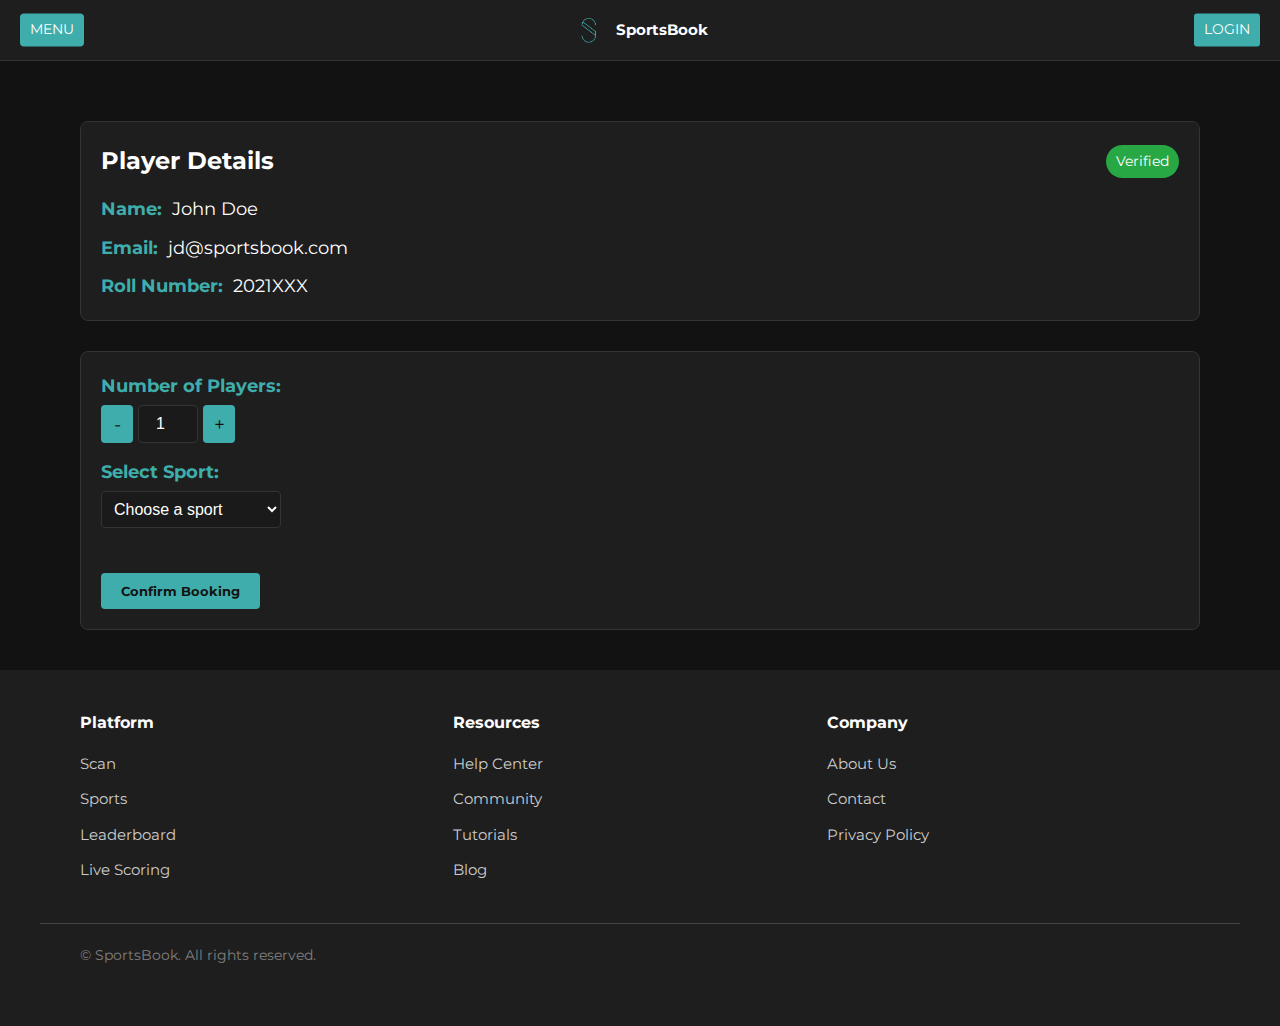
<file: after_scan.html>
<!DOCTYPE html>
<html lang="en">
<head>
  <meta charset="UTF-8" />
  <meta name="viewport" content="width=device-width, initial-scale=1.0"/>
  <title>Player Details | SportsBook</title>
  <!-- Shared CSS files -->
  <link rel="stylesheet" href="css/base.css" />
  <link rel="stylesheet" href="css/occupancy.css" />
  <!-- Page-specific CSS -->
  <link rel="stylesheet" href="css/after_scan.css" />
  <!-- Font Awesome for icons -->
  <link rel="stylesheet" href="https://cdnjs.cloudflare.com/ajax/libs/font-awesome/6.4.0/css/all.min.css" />
  <link href="https://fonts.googleapis.com/css2?family=Montserrat:wght@400;500;700&display=swap" rel="stylesheet">

</head>
<body>
  <!-- Sidebar (Collapsible) -->
  <aside class="sidebar" id="sidebar">
    <div class="sidebar-header">
      <h2 style="color: var(--accent-color)">MENU</h2>
      <button class="sidebar-close" id="sidebarClose">
        <i class="fas fa-times"></i>
      </button>
    </div>
    <nav class="sidebar-nav">
      <ul>
        <li class="menu-parent">
          <span class="menu-title" style="color: var(--accent-color)">Platform</span>
          <ul class="submenu">
            <li><a href="index.html">Scan</a></li>
            <li><a href="index.html">Sports</a></li>
            <li><a href="#">Leaderboard</a></li>
            <li><a href="live_scoring.html">Live Scoring</a></li>
          </ul>
        </li>
        <li class="menu-parent">
          <span class="menu-title" style="color: var(--accent-color)">Features</span>
          <ul class="submenu">
            <li><a href="occupancy.html">Occupancy</a></li>
            <li><a href="playersearch.html">Player Search</a></li>
            <li><a href="bookingsystem.html">Booking</a></li>
            <li><a href="cointoss.html">Coin Toss</a></li>
            <li><a href="others.html">Others</a></li>
          </ul>
        </li>
      </ul>
    </nav>
  </aside>

  <!-- HEADER -->
  <header>
    <div class="header-content">
      <!-- Menu Button (flush left, styled like other pages) -->
      <div class="menu-btn" id="menuBtn" style="color:white">MENU</div>
      <!-- Centered Logo & Text -->
      <div class="header-center">
        <a href="index.html" class="logo-link">
          <img src="sblogo.png"
               alt="SportsBook Logo"
               class="header-logo" />
          <span class="logo-text">SportsBook</span>
        </a>
      </div>
      <!-- Login Button (flush right) -->
      <div class="header-right">
        <a href="#" class="login-btn">LOGIN</a>
      </div>
    </div>
  </header>

  <!-- MAIN CONTENT -->
  <main class="container">
    <!-- Player Details Section -->
    <section class="player-details-section">
      <div class="profile-card">
        <div class="profile-header">
          <h2>Player Details</h2>
          <!-- Verified button now green -->
          <span class="profile-status">Verified</span>
        </div>
        <div class="profile-info">
          <div class="info-group">
            <label>Name:</label>
            <span id="playerName">John Doe</span>
          </div>
          <div class="info-group">
            <label>Email:</label>
            <span id="playerEmail">jd@sportsbook.com</span>
          </div>
          <div class="info-group">
            <label>Roll Number:</label>
            <span id="playerRoll">2021XXX</span>
          </div>
        </div>
      </div>

      <!-- Booking Form -->
      <form id="bookingForm" class="booking-form">
        <div class="form-group">
          <label for="playerCount">Number of Players:</label>
          <div class="number-input">
            <button type="button" onclick="decrementValue('playerCount')" class="decrement">-</button>
            <input type="number" id="playerCount" name="playerCount" value="1" min="1" max="10" readonly>
            <button type="button" onclick="incrementValue('playerCount')" class="increment">+</button>
          </div>
        </div>

        <div class="form-group">
          <label for="sportSelect">Select Sport:</label>
          <select id="sportSelect" name="sport" onchange="updateEquipment()">
            <option value="">Choose a sport</option>
            <option value="badminton">Badminton</option>
            <option value="basketball">Basketball</option>
            <option value="cricket">Cricket</option>
            <option value="football">Football</option>
            <option value="tabletennis">Table Tennis</option>
            <option value="volleyball">Volleyball</option>
          </select>
        </div>

        <!-- Equipment Section; initially hidden -->
        <div id="equipmentSection" class="equipment-section" style="display: none;">
          <h3>Equipment Required</h3>
          <div id="equipmentList" class="equipment-list">
            <!-- Equipment items will be dynamically added here -->
          </div>
        </div>

        <button type="submit" class="submit-btn">Confirm Booking</button>
      </form>
    </section>
  </main>

  <!-- FOOTER -->
  <footer>
    <div class="footer-content">
      <div class="footer-links">
        <div class="footer-column">
          <h4>Platform</h4>
          <ul>
            <li><a href="#">Scan</a></li>
            <li><a href="#">Sports</a></li>
            <li><a href="#">Leaderboard</a></li>
            <li><a href="live_scoring.html">Live Scoring</a></li>
          </ul>
        </div>
        <div class="footer-column">
          <h4>Resources</h4>
          <ul>
            <li><a href="#">Help Center</a></li>
            <li><a href="#">Community</a></li>
            <li><a href="#">Tutorials</a></li>
            <li><a href="#">Blog</a></li>
          </ul>
        </div>
        <div class="footer-column">
          <h4>Company</h4>
          <ul>
            <li><a href="#">About Us</a></li>
            <li><a href="#">Contact</a></li>
            <li><a href="#">Privacy Policy</a></li>
          </ul>
        </div>
      </div>
    </div>
    <div class="footer-bottom">
      <p>&copy; SportsBook. All rights reserved.</p>
    </div>
  </footer>

  <!-- JAVASCRIPT -->
  <script>
    // Equipment update function – shows equipment section only if a sport is selected.
    // Also removes "Net" for Table Tennis and Volleyball.
    function updateEquipment() {
      const sport = document.getElementById('sportSelect').value;
      const equipmentSection = document.getElementById('equipmentSection');
      const equipmentList = document.getElementById('equipmentList');
      
      if (!sport) {
        equipmentSection.style.display = 'none';
        equipmentList.innerHTML = '';
        return;
      }
      
      equipmentSection.style.display = 'block';
      equipmentList.innerHTML = '';
      
      let equipment = [];
      switch(sport) {
        case 'badminton':
          equipment = ['Racket', 'Shuttlecock'];
          break;
        case 'basketball':
          equipment = ['Basketball'];
          break;
        case 'cricket':
          equipment = ['Bat', 'Ball', 'Stumps'];
          break;
        case 'football':
          equipment = ['Football'];
          break;
        case 'tabletennis':
          equipment = ['Paddle', 'Ball']; // "Net" removed
          break;
        case 'volleyball':
          equipment = ['Volleyball'];     // "Net" removed
          break;
      }
      equipment.forEach(item => {
        const equipmentItem = document.createElement('div');
        equipmentItem.className = 'equipment-item';
        equipmentItem.innerHTML = `
          <span class="equipment-name">${item}</span>
          <div class="number-input">
            <button type="button" onclick="decrementValue('${item}')" class="decrement">-</button>
            <input type="number" id="${item}" name="${item}" value="1" min="0" max="5" readonly>
            <button type="button" onclick="incrementValue('${item}')" class="increment">+</button>
          </div>
        `;
        equipmentList.appendChild(equipmentItem);
      });
    }
  
    // Increment/Decrement functions for number inputs
    function incrementValue(id) {
      const input = document.getElementById(id);
      const currentValue = parseInt(input.value);
      if (currentValue < parseInt(input.max)) {
        input.value = currentValue + 1;
      }
    }
    function decrementValue(id) {
      const input = document.getElementById(id);
      const currentValue = parseInt(input.value);
      if (currentValue > parseInt(input.min)) {
        input.value = currentValue - 1;
      }
    }
  
    // Booking form submission handler
    document.getElementById('bookingForm').addEventListener('submit', function(e) {
      e.preventDefault();
      alert('Booking confirmed!');
      window.location.href = "index.html";
    });
  
    // Sidebar Toggle
    const menuBtn = document.getElementById('menuBtn');
    const sidebar = document.getElementById('sidebar');
    const sidebarClose = document.getElementById('sidebarClose');
    menuBtn.addEventListener('click', () => {
      sidebar.classList.toggle('expanded');
    });
    sidebarClose.addEventListener('click', () => {
      sidebar.classList.remove('expanded');
    });
  </script>  
</body>
</html>
</file>
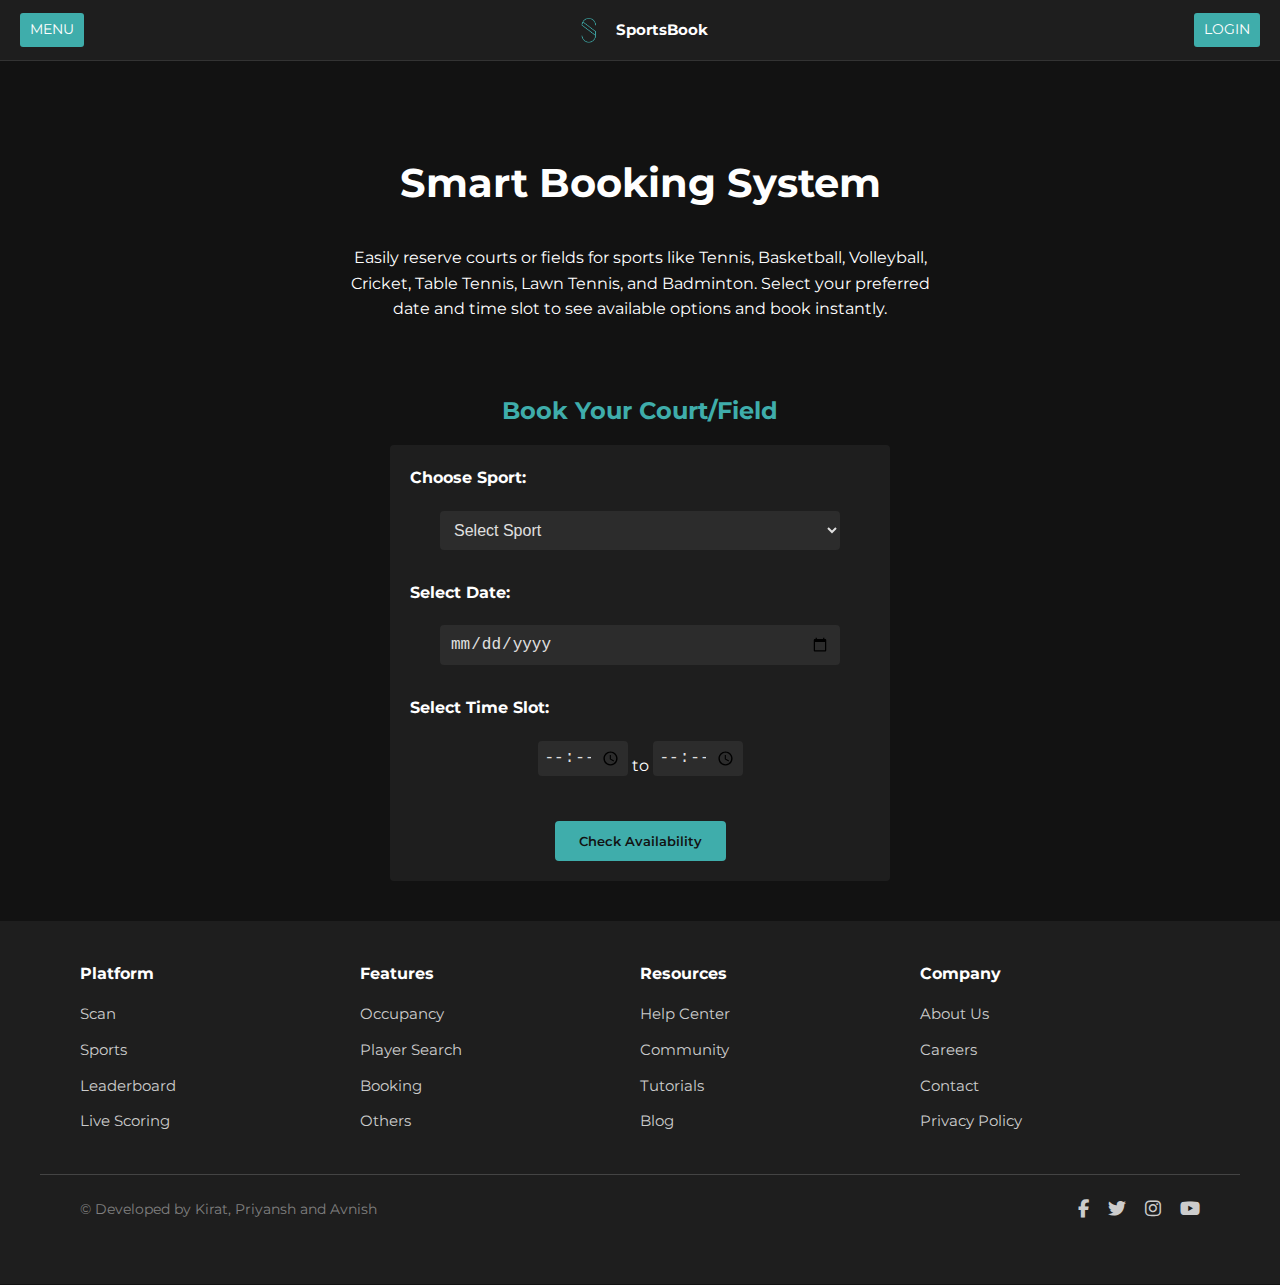
<file: bookingsystem.html>
<!DOCTYPE html>
<html lang="en">
  <head>
    <meta charset="UTF-8" />
    <meta name="viewport" content="width=device-width, initial-scale=1.0" />
    <title>Smart Booking System | SportsBook</title>
    <!-- Shared CSS for overall theme (header, sidebar, footer) -->
    <link rel="stylesheet" href="css/base.css" />
    <link rel="stylesheet" href="css/occupancy.css" />
    <!-- Page-specific CSS for booking system -->
    <link rel="stylesheet" href="css/bookingsystem.css" />
    <!-- Font Awesome for icons -->
    <link
      rel="stylesheet"
      href="https://cdnjs.cloudflare.com/ajax/libs/font-awesome/6.4.0/css/all.min.css"
    />
    <link href="https://fonts.googleapis.com/css2?family=Montserrat:wght@400;500;700&display=swap" rel="stylesheet">
  </head>
  <body>
    <!-- Sidebar (Collapsible) – Same as other pages -->
    <aside class="sidebar" id="sidebar">
      <div class="sidebar-header">
        <h2 style="color:#3fadab">MENU</h2>
        <button class="sidebar-close" id="sidebarClose">
          <i class="fas fa-times"></i>
        </button>
      </div>
      <nav class="sidebar-nav">
        <ul>
          <li class="menu-parent">
            <span class="menu-title" style="color:#3fadab">Platform</span>
            <ul class="submenu">
              <li><a href="index.html">Scan</a></li>
              <li><a href="index.html">Sports</a></li>
              <li><a href="#">Leaderboard</a></li>
              <li><a href="live_scoring.html">Live Scoring</a></li>
            </ul>
          </li>
          <li class="menu-parent">
            <span class="menu-title" style="color:#3fadab">Features</span>
            <ul class="submenu">
              <li><a href="occupancy.html">Occupancy</a></li>
              <li><a href="playersearch.html">Player Search</a></li>
              <li><a href="bookingsystem.html">Booking</a></li>
              <li><a href="cointoss.html">Coin Toss</a></li>
              <li><a href="others.html">Others</a></li>
            </ul>
          </li>
        </ul>
      </nav>
    </aside>

    <!-- HEADER -->
    <header>
      <div class="header-content">
        <!-- Menu Button at Extreme Left -->
        <div class="menu-btn" id="menuBtn">MENU</div>
        <!-- Centered SportsBook Logo & Text -->
        <div class="header-center">
          <a href="index.html" class="logo-link">
            <img
              src="sblogo.png"
              alt="SportsBook Logo"
              class="header-logo"
            />
            <span class="logo-text">SportsBook</span>
          </a>
        </div>
        <!-- Login Button at Extreme Right -->
        <div class="header-right">
          <a href="#" class="login-btn">LOGIN</a>
        </div>
      </div>
    </header>

    <!-- MAIN CONTENT -->
    <main>
      <!-- Intro/Heading Section -->
      <section class="qr-player-section">
        <div class="container">
          <div class="qr-player-content" style="flex-direction: column; gap: 10px;">
            <!-- Smart Booking System Heading in white -->
            <h1 class="booking-heading" style="color: var(--white); text-align: center; padding-top: 50px; padding-bottom: 20px; font-size: 40px;">
              Smart Booking System
            </h1>
            <p style="text-align: center; color: var(--light-grey); max-width: 600px; margin: 0 auto;">
              Easily reserve courts or fields for sports like Tennis, Basketball, Volleyball,
              Cricket, Table Tennis, Lawn Tennis, and Badminton. Select your preferred date and time slot to see available options and book instantly.
            </p>
          </div>
        </div>
      </section>

      <!-- Booking Form Section -->
      <section class="cards-section" style="padding-top: 30px;">
        <div class="container">
          <div class="booking-form-section">
            <h2 class="booking-heading" style="color: var(--accent-color); margin-bottom: 15px;">
              Book Your Court/Field
            </h2>
            <form id="bookingForm" class="booking-form">
              <!-- Sport Selection -->
              <label for="sportSelect">Choose Sport:</label>
              <select id="sportSelect">
                <option value="">Select Sport</option>
                <option value="tennis">Tennis</option>
                <option value="basketball">Basketball</option>
                <option value="volleyball">Volleyball</option>
                <option value="cricket">Cricket</option>
                <option value="table tennis">Table Tennis</option>
                <option value="lawn tennis">Lawn Tennis</option>
                <option value="badminton">Badminton</option>
              </select>

              <!-- Date Selection -->
              <label for="bookingDate">Select Date:</label>
              <input type="date" id="bookingDate" />

              <!-- Time Slot Selection -->
              <label>Select Time Slot:</label>
              <div class="time-slot">
                <input type="time" id="bookingTimeFrom" />
                <span>to</span>
                <input type="time" id="bookingTimeTo" />
              </div>

              <!-- Submit Button -->
              <button type="button" onclick="searchAvailability()">
                Check Availability
              </button>
            </form>
          </div>
        </div>
      </section>

      <!-- Available Slots Section (Hidden initially) -->
      <section id="availabilitySection" class="cards-section" style="padding-top: 30px; display: none;">
        <div class="container">
          <h2 style="color: var(--accent-color); text-align: center; margin-bottom: 20px;">
            Available Slots
          </h2>
          <div id="availabilityResults" class="cards-grid" style="grid-template-columns: repeat(auto-fill, minmax(280px, 1fr));">
            <!-- Venue cards will be dynamically loaded here -->
          </div>
        </div>
      </section>
    </main>

    <!-- FOOTER -->
    <footer>
      <div class="footer-content">
        <div class="footer-links">
          <div class="footer-column">
            <h4>Platform</h4>
            <ul>
              <li><a href="#">Scan</a></li>
              <li><a href="#">Sports</a></li>
              <li><a href="#">Leaderboard</a></li>
              <li><a href="live_scoring.html">Live Scoring</a></li>
            </ul>
          </div>
          <div class="footer-column">
            <h4>Features</h4>
            <ul>
              <li><a href="occupancy.html">Occupancy</a></li>
              <li><a href="playersearch.html">Player Search</a></li>
              <li><a href="bookingsystem.html">Booking</a></li>
              <li><a href="others.html">Others</a></li>
            </ul>
          </div>
          <div class="footer-column">
            <h4>Resources</h4>
            <ul>
              <li><a href="#">Help Center</a></li>
              <li><a href="#">Community</a></li>
              <li><a href="#">Tutorials</a></li>
              <li><a href="#">Blog</a></li>
            </ul>
          </div>
          <div class="footer-column">
            <h4>Company</h4>
            <ul>
              <li><a href="https://www.instagram.com/kirat.g09/?utm_source=qr">About Us</a></li>
              <li><a href="#">Careers</a></li>
              <li><a href="https://www.instagram.com/kirat.g09/?utm_source=qr">Contact</a></li>
              <li><a href="#">Privacy Policy</a></li>
            </ul>
          </div>
        </div>
      </div>
      <div class="footer-bottom">
        <p>&copy; Developed by Kirat, Priyansh and Avnish</p>
        <div class="social-links">
          <a href="#"><i class="fab fa-facebook-f"></i></a>
          <a href="#"><i class="fab fa-twitter"></i></a>
          <a href="https://www.instagram.com/kirat.g09/?utm_source=qr"><i class="fab fa-instagram"></i></a>
          <a href="#"><i class="fab fa-youtube"></i></a>
        </div>
      </div>
    </footer>

    <!-- JAVASCRIPT -->
    <script>
      // Sidebar Toggle
      const menuBtn = document.getElementById('menuBtn');
      const sidebar = document.getElementById('sidebar');
      const sidebarClose = document.getElementById('sidebarClose');
      menuBtn.addEventListener('click', () => {
        sidebar.classList.toggle('expanded');
      });
      sidebarClose.addEventListener('click', () => {
        sidebar.classList.remove('expanded');
      });

      // Booking Availability Function
      function searchAvailability() {
        const sport = document.getElementById('sportSelect').value;
        const date = document.getElementById('bookingDate').value;
        const timeFrom = document.getElementById('bookingTimeFrom').value;
        const timeTo = document.getElementById('bookingTimeTo').value;
        if (!sport || !date || !timeFrom || !timeTo) {
          alert('Please fill out all fields to check availability.');
          return;
        }
        const availabilityContainer = document.getElementById('availabilityResults');
        availabilityContainer.innerHTML = '';

        // Create sample slot results (6 cards)
        const sampleSlots = [];
        for (let i = 1; i <= 6; i++) {
          sampleSlots.push({
            courtName: sport.charAt(0).toUpperCase() + sport.slice(1) + ' Court #' + i,
            slotTime: `${timeFrom} to ${timeTo}`,
            imageUrl: 'https://encrypted-tbn0.gstatic.com/images?q=tbn:ANd9GcQx5Gvvn088-lbUhfDKKJA608eVZ3qNnWrwbg&s'
          });
        }

        sampleSlots.forEach((slot) => {
          const cardDiv = document.createElement('div');
          cardDiv.className = 'card';
          cardDiv.innerHTML = `
            <div class="card-top">
              <img src="${slot.imageUrl}" alt="${slot.courtName}" />
            </div>
            <div class="card-bottom">
              <h3>${slot.courtName}</h3>
              <p>Available: ${slot.slotTime}</p>
              <button class="book-btn">Book Now</button>
            </div>
          `;
          availabilityContainer.appendChild(cardDiv);
        });

        // Show the Available Slots section
        document.getElementById('availabilitySection').style.display = 'block';
      }
    </script>
  </body>
</html>
</file>
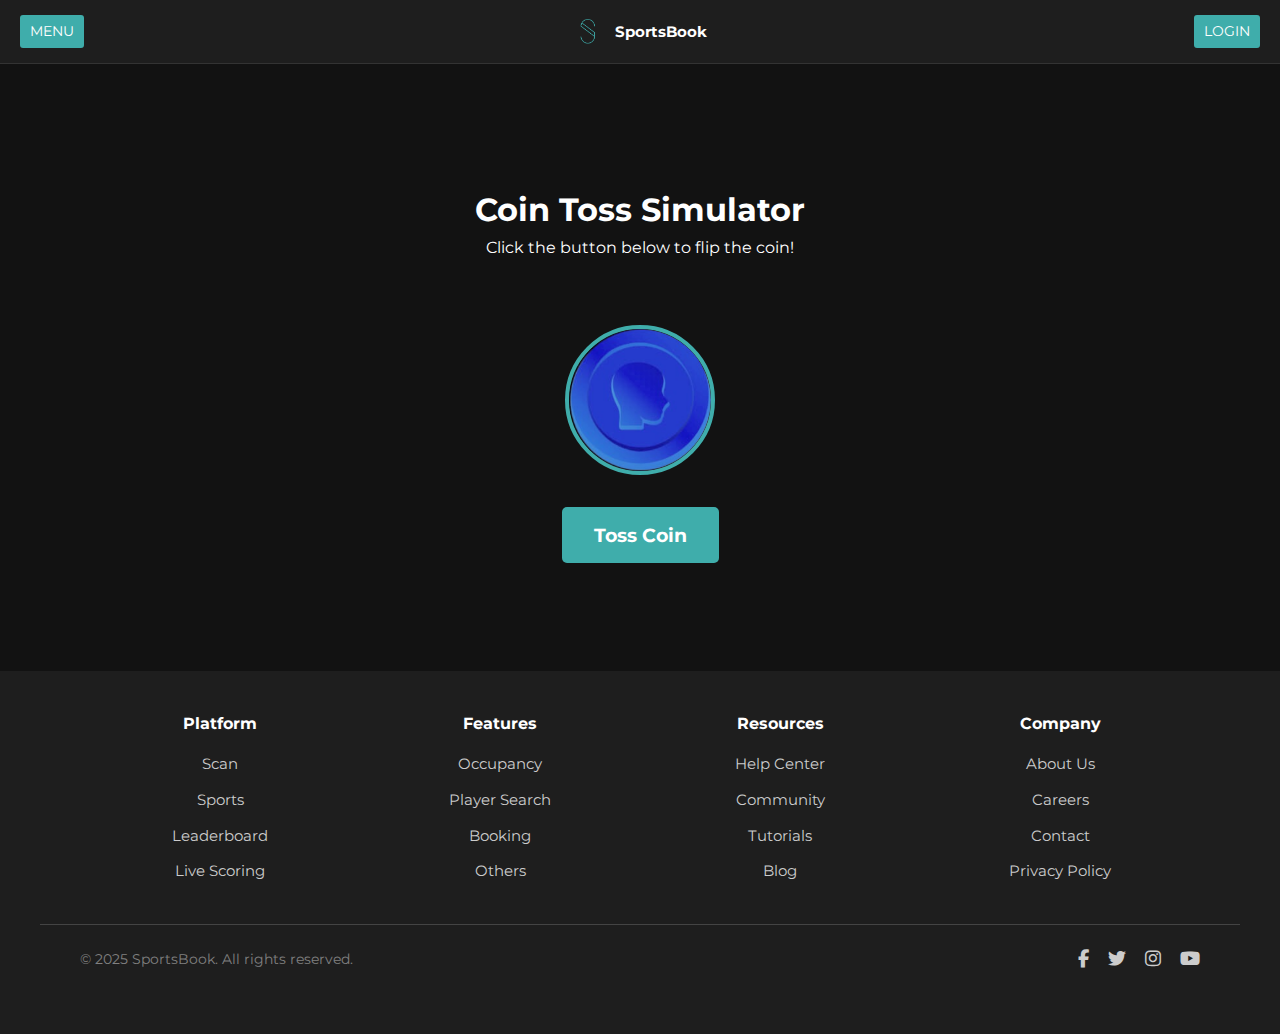
<file: cointoss.html>
<!DOCTYPE html>
  <html lang="en">
    <head>
      <meta charset="UTF-8" />
      <meta name="viewport" content="width=device-width, initial-scale=1.0"/>
      <title>Coin Toss | SportsBook</title>
      <!-- Shared CSS for overall theme -->
      <link rel="stylesheet" href="css/base.css" />
      <link rel="stylesheet" href="css/occupancy.css" />
      <!-- Page-specific CSS for Coin Toss -->
      <link rel="stylesheet" href="css/cointoss.css" />
      <!-- Font Awesome for icons -->
      <link rel="stylesheet" href="https://cdnjs.cloudflare.com/ajax/libs/font-awesome/6.4.0/css/all.min.css" />
      <link href="https://fonts.googleapis.com/css2?family=Montserrat:wght@400;500;700&display=swap" rel="stylesheet">
    </head>
    <body>
      <!-- Sidebar (Collapsible) – same as other pages -->
      <aside class="sidebar" id="sidebar">
        <div class="sidebar-header">
          <h2 style="color:#3fadab">MENU</h2>
          <button class="sidebar-close" id="sidebarClose">
            <i class="fas fa-times"></i>
          </button>
        </div>
        <nav class="sidebar-nav">
          <ul>
            <li class="menu-parent">
              <span class="menu-title" style="color:#3fadab">Platform</span>
              <ul class="submenu">
                <li><a href="index.html">Scan</a></li>
                <li><a href="index.html">Sports</a></li>
                <li><a href="#">Leaderboard</a></li>
                <li><a href="live_scoring.html">Live Scoring</a></li>
              </ul>
            </li>
            <li class="menu-parent">
              <span class="menu-title" style="color:#3fadab">Features</span>
              <ul class="submenu">
                <li><a href="occupancy.html">Occupancy</a></li>
                <li><a href="playersearch.html">Player Search</a></li>
                <li><a href="bookingsystem.html">Booking</a></li>
                <li><a href="cointoss.html">Coin Toss</a></li>
                <li><a href="others.html">Others</a></li>
              </ul>
            </li>
          </ul>
        </nav>
      </aside>

      <!-- HEADER -->
      <header>
        <div class="header-content">
          <!-- Menu Button (absolute positioned at extreme left) -->
          <div class="menu-btn" id="menuBtn">MENU</div>
          <!-- Centered Logo & Text -->
          <div class="header-center">
            <a href="index.html" class="logo-link">
              <img src="sblogo.png" alt="SportsBook Logo" class="header-logo" />
              <span class="logo-text">SportsBook</span>
            </a>
          </div>
          <!-- Login Button (absolute positioned at extreme right) -->
          <div class="header-right">
            <a href="#" class="login-btn">LOGIN</a>
          </div>
        </div>
      </header>

      <!-- Main Content -->
      <main class="container">
        <div class="content">
          <h1 style="margin-top:100px;">Coin Toss Simulator</h1>
          <p>Click the button below to flip the coin!</p>
          <div class="coin-toss-container">
            <div class="coin-container">
              <div class="coin" id="coin">
                  <div class="coin-face heads">
                      <img src="coinheads.png" alt="Heads" class="coin-logo">
                    </div>
                    <div class="coin-face tails">
                      <img src="cointails.png" alt="Tails" class="coin-logo">
                  </div>                  
              </div>
            </div>
            <button class="toss-button" id="toss-button">Toss Coin</button>
            <div class="result" id="result"></div>
          </div>
        </div>
      </main>

      <!-- Footer (using shared styles) -->
      <footer>
        <div class="footer-content">
          <div class="footer-links">
            <div class="footer-column">
              <h4>Platform</h4>
              <ul>
                <li><a href="#">Scan</a></li>
                <li><a href="#">Sports</a></li>
                <li><a href="#">Leaderboard</a></li>
                <li><a href="live_scoring.html">Live Scoring</a></li>
              </ul>
            </div>
            <div class="footer-column">
              <h4>Features</h4>
              <ul>
                <li><a href="occupancy.html">Occupancy</a></li>
                <li><a href="playersearch.html">Player Search</a></li>
                <li><a href="bookingsystem.html">Booking</a></li>
                <li><a href="others.html">Others</a></li>
              </ul>
            </div>
            <div class="footer-column">
              <h4>Resources</h4>
              <ul>
                <li><a href="#">Help Center</a></li>
                <li><a href="#">Community</a></li>
                <li><a href="#">Tutorials</a></li>
                <li><a href="#">Blog</a></li>
              </ul>
            </div>
            <div class="footer-column">
              <h4>Company</h4>
              <ul>
                <li><a href="https://www.instagram.com/kirat.g09/?utm_source=qr">About Us</a></li>
                <li><a href="#">Careers</a></li>
                <li><a href="https://www.instagram.com/kirat.g09/?utm_source=qr">Contact</a></li>
                <li><a href="#">Privacy Policy</a></li>
              </ul>
            </div>
          </div>
        </div>
        <div class="footer-bottom">
          <p>&copy; 2025 SportsBook. All rights reserved.</p>
          <div class="social-links">
            <a href="#"><i class="fab fa-facebook-f"></i></a>
            <a href="#"><i class="fab fa-twitter"></i></a>
            <a href="https://www.instagram.com/kirat.g09/?utm_source=qr"><i class="fab fa-instagram"></i></a>
            <a href="#"><i class="fab fa-youtube"></i></a>
          </div>
        </div>
      </footer>

      <!-- JavaScript: Coin Toss Functionality -->
      <script>
        document.addEventListener('DOMContentLoaded', function() {
          const coin = document.getElementById('coin');
          const tossButton = document.getElementById('toss-button');
          const resultDisplay = document.getElementById('result');
          let isAnimating = false;
          
          tossButton.addEventListener('click', function() {
            if (isAnimating) return;
            isAnimating = true;
            resultDisplay.textContent = '';
            
            // Restart animation
            coin.classList.remove('flipping');
            void coin.offsetWidth; // Trigger reflow
            coin.classList.add('flipping');
            
            const result = Math.random() < 0.5 ? 'Heads' : 'Tails';
            setTimeout(() => {
              coin.classList.remove('flipping');  // Remove animation class
              coin.style.transform = result === 'Heads' 
                ? 'rotateY(1800deg)' 
                : 'rotateY(1980deg)';
              resultDisplay.textContent = result;
              isAnimating = false;
            }, 3000);             
          });
        });
      </script>
      
      <!-- JavaScript: Sidebar Toggle -->
      <script>
        const menuBtn = document.getElementById('menuBtn');
        const sidebar = document.getElementById('sidebar');
        const sidebarClose = document.getElementById('sidebarClose');
        menuBtn.addEventListener('click', () => {
          sidebar.classList.toggle('expanded');
        });
        sidebarClose.addEventListener('click', () => {
          sidebar.classList.remove('expanded');
        });
      </script>
    </body>
  </html>
</file>
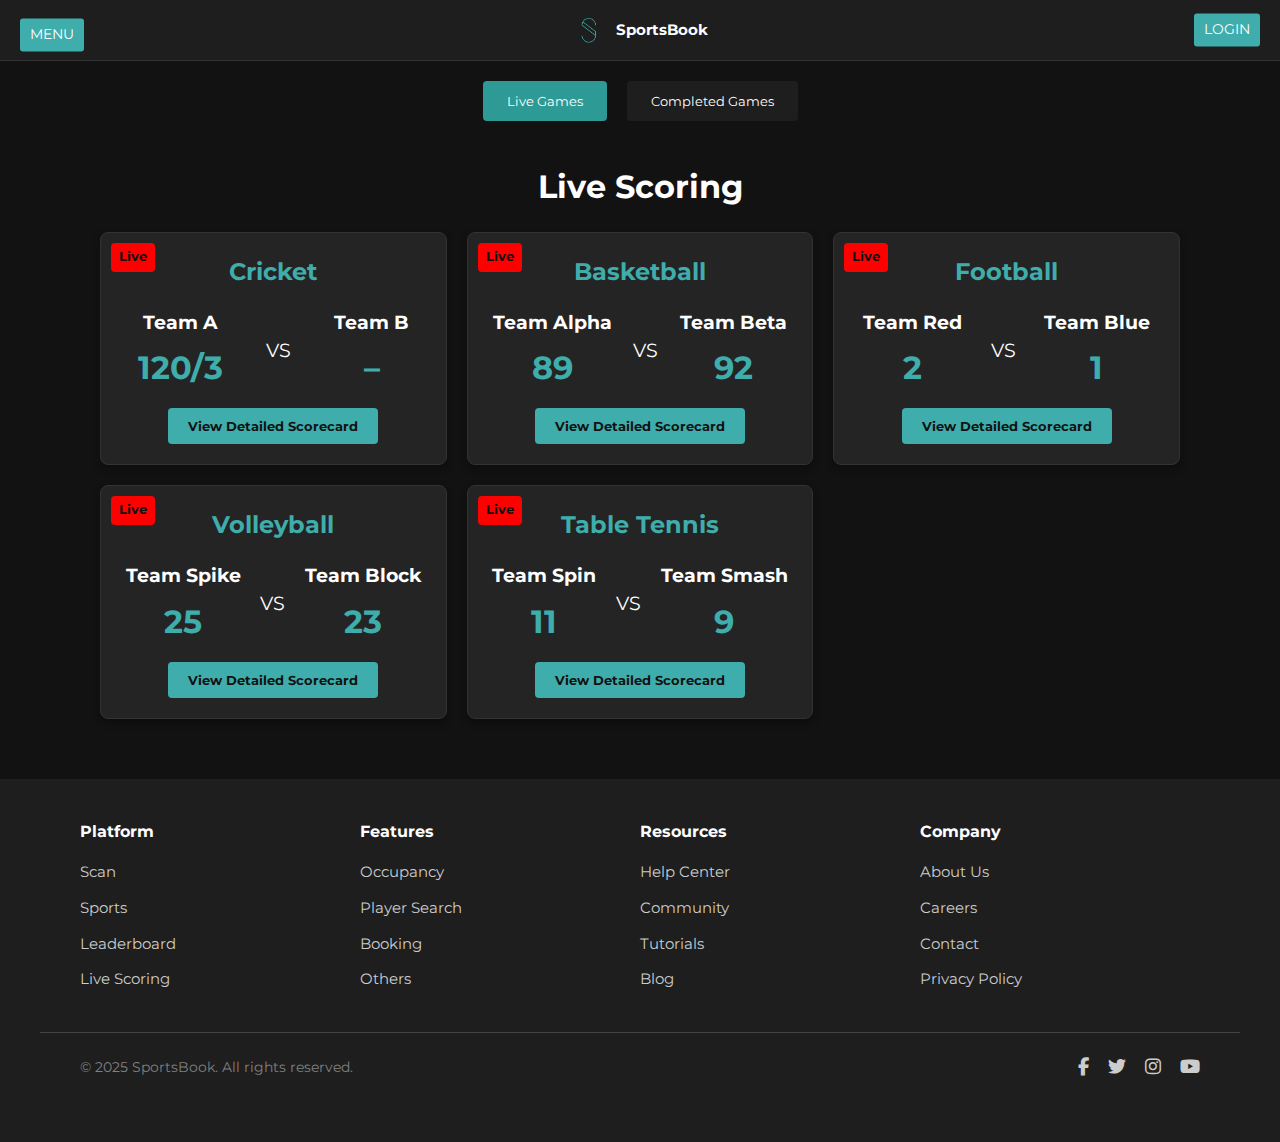
<file: live_scoring.html>
<!DOCTYPE html>
<html lang="en">
  <head>
    <meta charset="UTF-8" />
    <meta name="viewport" content="width=device-width, initial-scale=1.0"/>
    <title>Live Scoring | SportsBook</title>
    <!-- Shared CSS for overall theme -->
    <link rel="stylesheet" href="css/base.css" />
    <link rel="stylesheet" href="css/occupancy.css" />
    <!-- Page-specific CSS for Live Scoring -->
    <link rel="stylesheet" href="css/live_scoring.css" />
    <!-- Font Awesome for icons -->
    <link rel="stylesheet" href="https://cdnjs.cloudflare.com/ajax/libs/font-awesome/6.4.0/css/all.min.css" />
    <link href="https://fonts.googleapis.com/css2?family=Montserrat:wght@400;500;700&display=swap" rel="stylesheet">
  </head>
  <body>
    <!-- Sidebar (Collapsible) -->
    <aside class="sidebar" id="sidebar">
      <div class="sidebar-header">
        <h2 style="color:#3fadab">MENU</h2>
        <button class="sidebar-close" id="sidebarClose">
          <i class="fas fa-times"></i>
        </button>
      </div>
      <nav class="sidebar-nav">
        <ul>
          <li class="menu-parent">
            <span class="menu-title" style="color:#3fadab">Platform</span>
            <ul class="submenu">
              <li><a href="index.html">Scan</a></li>
              <li><a href="index.html">Sports</a></li>
              <li><a href="#">Leaderboard</a></li>
              <li><a href="live_scoring.html">Live Scoring</a></li>
            </ul>
          </li>
          <li class="menu-parent">
            <span class="menu-title" style="color:#3fadab">Features</span>
            <ul class="submenu">
              <li><a href="occupancy.html">Occupancy</a></li>
              <li><a href="playersearch.html">Player Search</a></li>
              <li><a href="bookingsystem.html">Booking</a></li>
              <li><a href="cointoss.html">Coin Toss</a></li>
              <li><a href="others.html">Others</a></li>
            </ul>
          </li>
        </ul>
      </nav>
    </aside>

    <!-- HEADER -->
    <header>
      <div class="header-content container">
        <!-- Left: Menu Button -->
        <div class="menu-btn" id="menuBtn">MENU</div>
        <!-- Center: Logo & Text -->
        <div class="header-center">
          <a href="index.html" class="logo-link">
            <img src="sblogo.png" alt="SportsBook Logo" class="header-logo" />
            <span class="logo-text">SportsBook</span>
          </a>
        </div>
        <!-- Right: Login Button -->
        <div class="header-right">
          <a href="#" class="login-btn">LOGIN</a>
        </div>
      </div>
    </header>

    <!-- SCORE NAVIGATION -->
    <div class="container">
      <div class="score-nav">
        <button id="liveBtn" class="score-nav-btn active" onclick="showSection('live')">Live Games</button>
        <button id="completedBtn" class="score-nav-btn" onclick="showSection('completed')">Completed Games</button>
      </div>
    </div>

    <!-- LIVE GAMES SECTION -->
    <div class="container scorecards-container active" id="liveSection">
      <div class="live-scoreboard-container">
        <h2 class="live-scoreboard-title">Live Scoring</h2>
        <div class="scorecard-grid">
          <!-- Live Scorecard 1: Cricket -->
          <div class="scoreboard live">
            <span class="status-badge">Live</span>
            <div class="scoreboard-header">
              <span class="sport-name">Cricket</span>
            </div>
            <div class="score-content">
              <div class="team team-1">
                <h3>Team A</h3>
                <p class="score">120/3</p>
              </div>
              <div class="vs">VS</div>
              <div class="team team-2">
                <h3>Team B</h3>
                <p class="score">–</p>
              </div>
            </div>
            <button class="details-btn" onclick="openDetail('Cricket','live')">View Detailed Scorecard</button>
          </div>
          <!-- Live Scorecard 2: Basketball -->
          <div class="scoreboard live">
            <span class="status-badge">Live</span>
            <div class="scoreboard-header">
              <span class="sport-name">Basketball</span>
            </div>
            <div class="score-content">
              <div class="team team-1">
                <h3>Team Alpha</h3>
                <p class="score">89</p>
              </div>
              <div class="vs">VS</div>
              <div class="team team-2">
                <h3>Team Beta</h3>
                <p class="score">92</p>
              </div>
            </div>
            <button class="details-btn" onclick="openDetail('Basketball','live')">View Detailed Scorecard</button>
          </div>
          <!-- Live Scorecard 3: Football -->
          <div class="scoreboard live">
            <span class="status-badge">Live</span>
            <div class="scoreboard-header">
              <span class="sport-name">Football</span>
            </div>
            <div class="score-content">
              <div class="team team-1">
                <h3>Team Red</h3>
                <p class="score">2</p>
              </div>
              <div class="vs">VS</div>
              <div class="team team-2">
                <h3>Team Blue</h3>
                <p class="score">1</p>
              </div>
            </div>
            <button class="details-btn" onclick="openDetail('Football','live')">View Detailed Scorecard</button>
          </div>
          <!-- Live Scorecard 4: Volleyball -->
          <div class="scoreboard live">
            <span class="status-badge">Live</span>
            <div class="scoreboard-header">
              <span class="sport-name">Volleyball</span>
            </div>
            <div class="score-content">
              <div class="team team-1">
                <h3>Team Spike</h3>
                <p class="score">25</p>
              </div>
              <div class="vs">VS</div>
              <div class="team team-2">
                <h3>Team Block</h3>
                <p class="score">23</p>
              </div>
            </div>
            <button class="details-btn" onclick="openDetail('Volleyball','live')">View Detailed Scorecard</button>
          </div>
          <!-- Live Scorecard 5: Table Tennis -->
          <div class="scoreboard live">
            <span class="status-badge">Live</span>
            <div class="scoreboard-header">
              <span class="sport-name">Table Tennis</span>
            </div>
            <div class="score-content">
              <div class="team team-1">
                <h3>Team Spin</h3>
                <p class="score">11</p>
              </div>
              <div class="vs">VS</div>
              <div class="team team-2">
                <h3>Team Smash</h3>
                <p class="score">9</p>
              </div>
            </div>
            <button class="details-btn" onclick="openDetail('Table Tennis','live')">View Detailed Scorecard</button>
          </div>
        </div>
      </div>
    </div>

    <!-- COMPLETED GAMES SECTION -->
    <div class="container scorecards-container" id="completedSection" style="display:none;">
      <div class="live-scoreboard-container">
        <h2 class="live-scoreboard-title">Completed Games</h2>
        <div class="scorecard-grid">
          <!-- Completed Scorecard 1: Cricket -->
          <div class="scoreboard completed">
            <span class="status-badge"></span>
            <div class="scoreboard-header">
              <span class="sport-name">Cricket</span>
            </div>
            <div class="score-content">
              <div class="team team-1">
                <h3>Team A</h3>
                <p class="score">120/3</p>
              </div>
              <div class="vs">VS</div>
              <div class="team team-2">
                <h3>Team B</h3>
                <p class="score">115/10</p>
              </div>
            </div>
            <button class="details-btn" onclick="openDetail('Cricket','completed')">View Detailed Scorecard</button>
          </div>
          <!-- Completed Scorecard 2: Basketball -->
          <div class="scoreboard completed">
            <span class="status-badge"></span>
            <div class="scoreboard-header">
              <span class="sport-name">Basketball</span>
            </div>
            <div class="score-content">
              <div class="team team-1">
                <h3>Team Alpha</h3>
                <p class="score">95</p>
              </div>
              <div class="vs">VS</div>
              <div class="team team-2">
                <h3>Team Beta</h3>
                <p class="score">92</p>
              </div>
            </div>
            <button class="details-btn" onclick="openDetail('Basketball','completed')">View Detailed Scorecard</button>
          </div>
          <!-- Completed Scorecard 3: Football -->
          <div class="scoreboard completed">
            <span class="status-badge"></span>
            <div class="scoreboard-header">
              <span class="sport-name">Football</span>
            </div>
            <div class="score-content">
              <div class="team team-1">
                <h3>Team Red</h3>
                <p class="score">3</p>
              </div>
              <div class="vs">VS</div>
              <div class="team team-2">
                <h3>Team Blue</h3>
                <p class="score">2</p>
              </div>
            </div>
            <button class="details-btn" onclick="openDetail('Football','completed')">View Detailed Scorecard</button>
          </div>
        </div>
      </div>
    </div>

    <!-- (Optional) Detailed Scorecard Modal Code Goes Here -->
    <!-- ... -->
    
    <!-- FOOTER -->
    <footer>
      <div class="footer-content">
        <div class="footer-links">
          <div class="footer-column">
            <h4>Platform</h4>
            <ul>
              <li><a href="#">Scan</a></li>
              <li><a href="#">Sports</a></li>
              <li><a href="#">Leaderboard</a></li>
              <li><a href="live_scoring.html">Live Scoring</a></li>
            </ul>
          </div>
          <div class="footer-column">
            <h4>Features</h4>
            <ul>
              <li><a href="occupancy.html">Occupancy</a></li>
              <li><a href="playersearch.html">Player Search</a></li>
              <li><a href="bookingsystem.html">Booking</a></li>
              <li><a href="others.html">Others</a></li>
            </ul>
          </div>
          <div class="footer-column">
            <h4>Resources</h4>
            <ul>
              <li><a href="#">Help Center</a></li>
              <li><a href="#">Community</a></li>
              <li><a href="#">Tutorials</a></li>
              <li><a href="#">Blog</a></li>
            </ul>
          </div>
          <div class="footer-column">
            <h4>Company</h4>
            <ul>
              <li><a href="https://www.instagram.com/kirat.g09/?utm_source=qr">About Us</a></li>
              <li><a href="#">Careers</a></li>
              <li><a href="https://www.instagram.com/kirat.g09/?utm_source=qr">Contact</a></li>
              <li><a href="#">Privacy Policy</a></li>
            </ul>
          </div>
        </div>
      </div>
      <div class="footer-bottom">
        <p>&copy; 2025 SportsBook. All rights reserved.</p>
        <div class="social-links">
          <a href="#"><i class="fab fa-facebook-f"></i></a>
          <a href="#"><i class="fab fa-twitter"></i></a>
          <a href="https://www.instagram.com/kirat.g09/?utm_source=qr"><i class="fab fa-instagram"></i></a>
          <a href="#"><i class="fab fa-youtube"></i></a>
        </div>
      </div>
    </footer>

    <!-- JAVASCRIPT -->
    <script>
      // Sidebar Toggle
      const menuBtn = document.getElementById('menuBtn');
      const sidebar = document.getElementById('sidebar');
      const sidebarClose = document.getElementById('sidebarClose');
      menuBtn.addEventListener('click', () => {
        sidebar.classList.toggle('expanded');
      });
      sidebarClose.addEventListener('click', () => {
        sidebar.classList.remove('expanded');
      });

      // Switch between Live and Completed sections
      function showSection(status) {
        if (status === 'live') {
          document.getElementById('liveSection').style.display = 'block';
          document.getElementById('completedSection').style.display = 'none';
          document.getElementById('liveBtn').classList.add('active');
          document.getElementById('completedBtn').classList.remove('active');
        } else {
          document.getElementById('liveSection').style.display = 'none';
          document.getElementById('completedSection').style.display = 'block';
          document.getElementById('completedBtn').classList.add('active');
          document.getElementById('liveBtn').classList.remove('active');
        }
      }

      // Function for opening detailed scorecard modals (demo version)
      function openDetail(sport, status) {
        alert("Detailed Scorecard for " + sport + " (" + status + ")");
      }
    </script>
  </body>
</html>
</file>
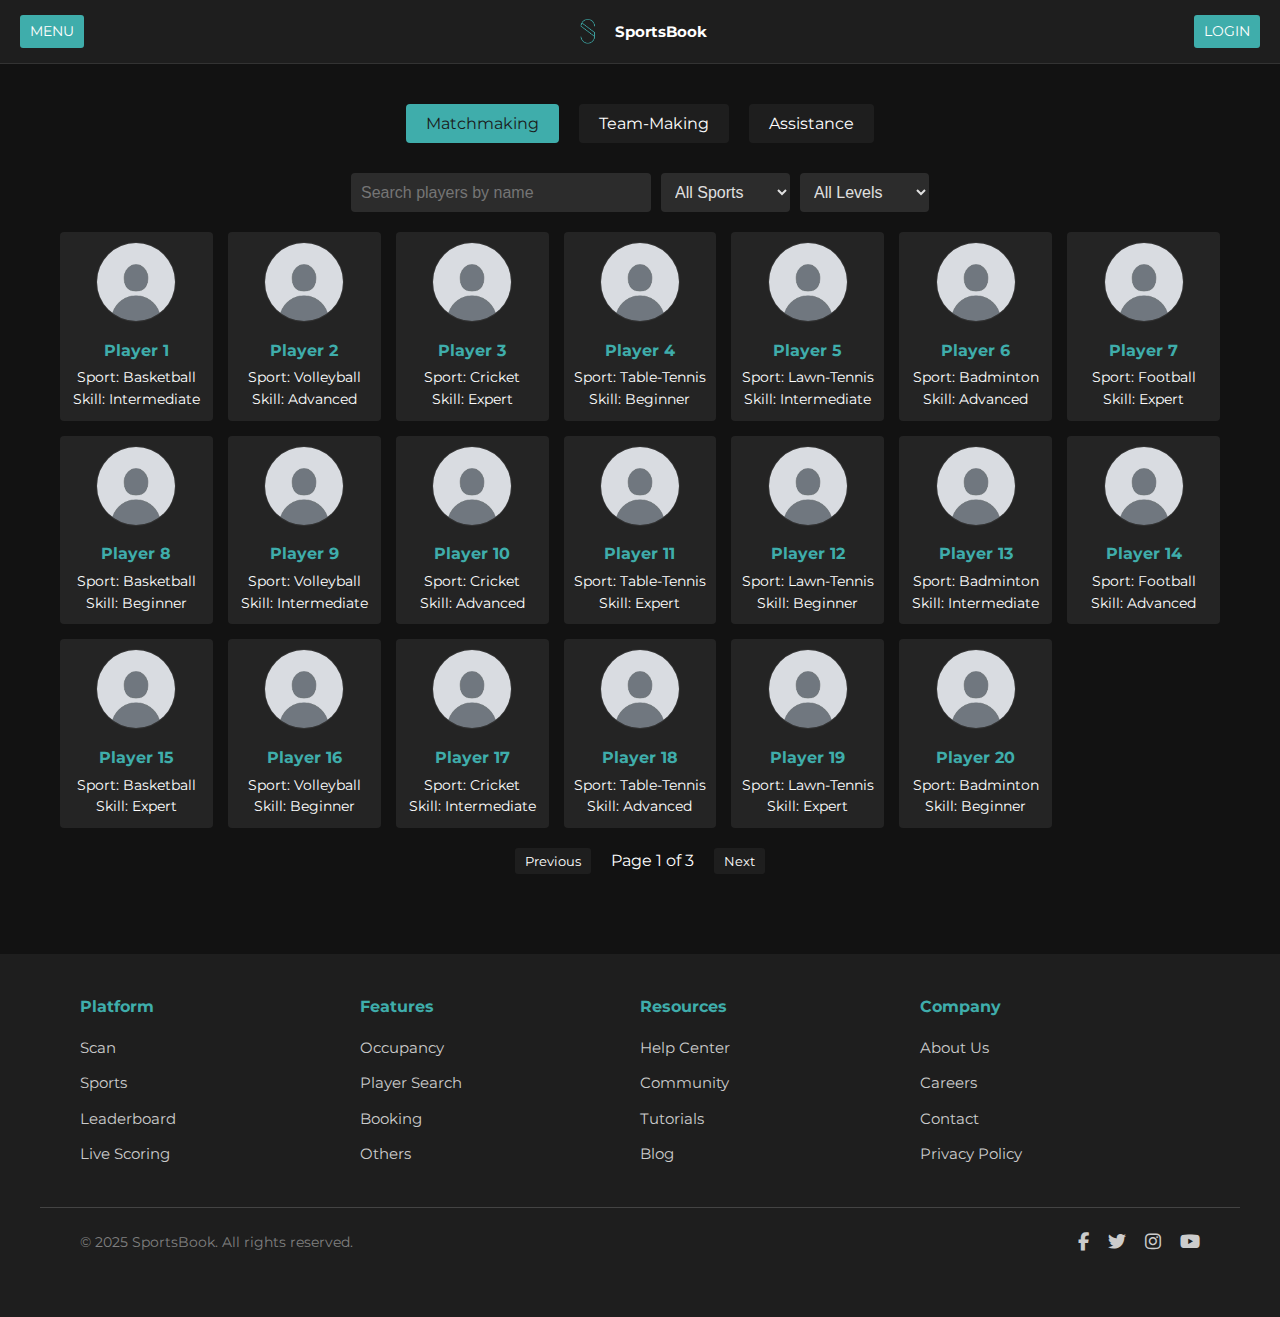
<file: playersearch.html>
<!DOCTYPE html>
<html lang="en">
  <head>
    <meta charset="UTF-8" />
    <meta name="viewport" content="width=device-width, initial-scale=1.0" />
    <title>Player Search, Team Making & Assistance | SportsBook</title>
    <!-- Shared CSS for theme, header, footer, sidebar -->
    <link rel="stylesheet" href="css/base.css" />
    <link rel="stylesheet" href="css/occupancy.css" />
    <!-- Page-specific CSS for player search features -->
    <link rel="stylesheet" href="css/playersearch.css" />
    <!-- Font Awesome for icons -->
    <link rel="stylesheet" href="https://cdnjs.cloudflare.com/ajax/libs/font-awesome/6.4.0/css/all.min.css" />
    <link href="https://fonts.googleapis.com/css2?family=Montserrat:wght@400;500;700&display=swap" rel="stylesheet">
    <style>
      /* Optional extra CSS overrides can go here */
    </style>
  </head>
  <body>
    <!-- Sidebar (Collapsible) - Same as occupancy -->
    <aside class="sidebar" id="sidebar">
      <div class="sidebar-header">
        <h2 style="color:var(--accent-color)">MENU</h2>
        <button class="sidebar-close" id="sidebarClose">
          <i class="fas fa-times"></i>
        </button>
      </div>
      <nav class="sidebar-nav">
        <ul>
          <li class="menu-parent">
            <span class="menu-title" style="color:var(--accent-color)">Platform</span>
            <ul class="submenu">
              <li><a href="index.html">Scan</a></li>
              <li><a href="index.html">Sports</a></li>
              <li><a href="#">Leaderboard</a></li>
              <li><a href="live_scoring.html">Live Scoring</a></li>
            </ul>
          </li>
          <li class="menu-parent">
            <span class="menu-title" style="color:var(--accent-color)">Features</span>
            <ul class="submenu">
              <li><a href="occupancy.html">Occupancy</a></li>
              <li><a href="playersearch.html">Player Search</a></li>
              <li><a href="bookingsystem.html">Booking</a></li>
              <li><a href="cointoss.html">Coin Toss</a></li>
              <li><a href="others.html">Others</a></li>
            </ul>
          </li>
        </ul>
      </nav>
    </aside>

    <!-- HEADER (Same as occupancy) -->
    <header>
      <div class="header-content">
        <!-- Menu Button on the Left -->
        <div class="menu-btn" id="menuBtn">MENU</div>
        <!-- Centered SportsBook Logo & Text -->
        <div class="header-center">
          <a href="index.html" class="logo-link">
            <img src="sblogo.png" alt="SportsBook Logo" class="header-logo" />
            <span class="logo-text">SportsBook</span>
          </a>
        </div>
        <!-- Login Button on the Right -->
        <div class="header-right">
          <a href="#" class="login-btn">LOGIN</a>
        </div>
      </div>
    </header>

    <!-- MAIN CONTENT -->
    <div class="main-container">
      <!-- Tabs for Player Search Features -->
      <div class="tabs">
        <button class="tab-button active" data-tab="matchmaking">Matchmaking</button>
        <button class="tab-button" data-tab="teammaking">Team-Making</button>
        <button class="tab-button" data-tab="assistance">Assistance</button>
      </div>

      <!-- MATCHMAKING SECTION -->
      <div id="matchmakingSection" class="section" style="display: block;">
        <div class="search-container">
          <input type="text" id="searchInput" placeholder="Search players by name" />
          <div class="filters">
            <select id="sportFilter">
              <option value="">All Sports</option>
              <option value="football">Football</option>
              <option value="basketball">Basketball</option>
              <option value="volleyball">Volleyball</option>
              <option value="cricket">Cricket</option>
              <option value="table tennis">Table Tennis</option>
              <option value="lawn tennis">Lawn Tennis</option>
              <option value="badminton">Badminton</option>
            </select>
            <select id="skillFilter">
              <option value="">All Levels</option>
              <option value="beginner">Beginner</option>
              <option value="intermediate">Intermediate</option>
              <option value="advanced">Advanced</option>
              <option value="expert">Expert</option>
            </select>
          </div>
        </div>
        <section class="results" id="resultsContainer"></section>
        <div class="pagination" id="paginationContainer"></div>
      </div>

      <!-- TEAM MAKING SECTION -->
      <div id="teamMakingSection" class="section" style="display: none;">
        <form class="team-making-form" id="teamForm">
          <select id="teamSport">
            <option value="">Select Sport</option>
            <option value="football">Football</option>
            <option value="basketball">Basketball</option>
            <option value="volleyball">Volleyball</option>
            <option value="cricket">Cricket</option>
            <option value="table tennis">Table Tennis</option>
            <option value="lawn tennis">Lawn Tennis</option>
            <option value="badminton">Badminton</option>
          </select>
          <button type="button" id="loadEligiblePlayers">Show Eligible Players</button>
        </form>
        <div id="teamPlayersContainer" class="results" style="margin: 20px auto;"></div>
        <div class="invite-form" id="inviteForm" style="display: none;">
          <p id="eligibleCount"></p>
          <input type="text" id="venueInput" placeholder="Venue" />
          <div class="date-time-group">
            <input type="date" id="dateInput" />
            <input type="time" id="timeInput" />
          </div>
          <button type="button" id="sendInvites"><b>Send Invites</b></button>
        </div>
      </div>

      <!-- ASSISTANCE SECTION -->
      <div id="assistanceSection" class="section" style="display: none;">
        <h2 style="text-align: center; margin-bottom: 20px;">Assistance & Mentor Application</h2>
        <div class="assistance-form">
          <label for="assistType">Select Assistance Option:</label>
          <select id="assistType" onchange="toggleAssistanceForm()">
            <option value="">Select Option</option>
            <option value="mentor">Apply as Mentor</option>
            <option value="assistance">Request Coaching Assistance</option>
          </select>
        </div>
        <div id="mentorForm" class="mentor-form" style="display: none;">
          <label for="mentorSport">Which sport are you interested in mentoring?</label>
          <select id="mentorSport">
            <option value="">Select Sport</option>
            <option value="football">Football</option>
            <option value="basketball">Basketball</option>
            <option value="volleyball">Volleyball</option>
            <option value="cricket">Cricket</option>
            <option value="table tennis">Table Tennis</option>
            <option value="lawn tennis">Lawn Tennis</option>
            <option value="badminton">Badminton</option>
          </select>
          <label for="mentorExperience">Briefly describe your coaching/playing experience:</label>
          <textarea id="mentorExperience" placeholder="Your experience details"></textarea>
          <button type="button" id="applyMentor" onclick="submitMentorApplication()">Submit Mentor Application</button>
        </div>
        <div id="assistForm" class="assistance-form" style="display: none;">
          <label for="assistSport">Which sport do you need help in?</label>
          <select id="assistSport">
            <option value="">Select Sport</option>
            <option value="football">Football</option>
            <option value="basketball">Basketball</option>
            <option value="volleyball">Volleyball</option>
            <option value="cricket">Cricket</option>
            <option value="table tennis">Table Tennis</option>
            <option value="lawn tennis">Lawn Tennis</option>
            <option value="badminton">Badminton</option>
          </select>
          <label for="assistSkill">What is your current skill level?</label>
          <select id="assistSkill">
            <option value="">Select Level</option>
            <option value="beginner">Beginner</option>
            <option value="intermediate">Intermediate</option>
            <option value="advanced">Advanced</option>
            <option value="expert">Expert</option>
          </select>
          <label>What is your available time slot?</label>
          <div class="time-slot">
            <label for="assistTimeFrom">From:</label>
            <input type="time" id="assistTimeFrom" />
            <label for="assistTimeTo">To:</label>
            <input type="time" id="assistTimeTo" />
          </div>
          <label>Which days are you available? (Abbreviated)</label>
          <div class="days-checklist">
            <label><input type="checkbox" value="Mon" /> Mon</label>
            <label><input type="checkbox" value="Tue" /> Tue</label>
            <label><input type="checkbox" value="Wed" /> Wed</label>
            <label><input type="checkbox" value="Thu" /> Thu</label>
            <label><input type="checkbox" value="Fri" /> Fri</label>
            <label><input type="checkbox" value="Sat" /> Sat</label>
            <label><input type="checkbox" value="Sun" /> Sun</label>
          </div>
          <label for="assistDescription">Describe your problem in detail:</label>
          <textarea id="assistDescription" placeholder="Provide details about the assistance you need"></textarea>
          <button type="button" id="submitAssistance" onclick="submitAssistance()">Submit Assistance Request</button>
        </div>
      </div>
    </div>
  </div>

  <!-- FOOTER -->
  <footer>
    <div class="footer-content">
      <div class="footer-links">
        <div class="footer-column">
          <h4 style="color:var(--accent-color)">Platform</h4>
          <ul>
            <li><a href="">Scan</a></li>
            <li><a href="#">Sports</a></li>
            <li><a href="#">Leaderboard</a></li>
            <li><a href="live_scoring.html">Live Scoring</a></li>
          </ul>
        </div>
        <div class="footer-column">
          <h4 style="color:var(--accent-color)">Features</h4>
          <ul>
            <li><a href="occupancy.html">Occupancy</a></li>
            <li><a href="playersearch.html">Player Search</a></li>
            <li><a href="bookingsystem.html">Booking</a></li>
            <li><a href="others.html">Others</a></li>
          </ul>
        </div>
        <div class="footer-column">
          <h4 style="color:var(--accent-color)">Resources</h4>
          <ul>
            <li><a href="#">Help Center</a></li>
            <li><a href="#">Community</a></li>
            <li><a href="#">Tutorials</a></li>
            <li><a href="#">Blog</a></li>
          </ul>
        </div>
        <div class="footer-column">
          <h4 style="color:var(--accent-color)">Company</h4>
          <ul>
            <li><a href="#">About Us</a></li>
            <li><a href="#">Careers</a></li>
            <li><a href="#">Contact</a></li>
            <li><a href="#">Privacy Policy</a></li>
          </ul>
        </div>
      </div>
    </div>
    <div class="footer-bottom">
      <p>&copy; 2025 SportsBook. All rights reserved.</p>
      <div class="social-links">
        <a href="#"><i class="fab fa-facebook-f"></i></a>
        <a href="#"><i class="fab fa-twitter"></i></a>
        <a href="#"><i class="fab fa-instagram"></i></a>
        <a href="#"><i class="fab fa-youtube"></i></a>
      </div>
    </div>
  </footer>

  <!-- JAVASCRIPT -->
  <script>
    // Sidebar Toggle
    const menuBtn = document.getElementById('menuBtn');
    const sidebar = document.getElementById('sidebar');
    const sidebarClose = document.getElementById('sidebarClose');
    menuBtn.addEventListener('click', () => {
      sidebar.classList.toggle('expanded');
    });
    sidebarClose.addEventListener('click', () => {
      sidebar.classList.remove('expanded');
    });

    // Tab Switching for Player Search Sections
    let activeTab = "matchmaking";
    document.querySelectorAll('.tab-button').forEach(button => {
      button.addEventListener('click', () => {
        document.querySelectorAll('.tab-button').forEach(btn => btn.classList.remove('active'));
        document.getElementById("matchmakingSection").style.display = "none";
        document.getElementById("teamMakingSection").style.display = "none";
        document.getElementById("assistanceSection").style.display = "none";
        button.classList.add("active");
        let selectedTab = button.getAttribute("data-tab");
        if(selectedTab === "matchmaking") {
          document.getElementById("matchmakingSection").style.display = "block";
          activeTab = "matchmaking";
          displayPlayers();
        } else if(selectedTab === "teammaking") {
          document.getElementById("teamMakingSection").style.display = "block";
          activeTab = "teammaking";
          document.getElementById("teamPlayersContainer").innerHTML = "";
          document.getElementById("inviteForm").style.display = "none";
        } else if(selectedTab === "assistance") {
          document.getElementById("assistanceSection").style.display = "block";
        }
      });
    });

    // Generate sample players (50 players) with all images set to def_avatar.jpg
    const players = [];
    const sports = ["Football", "Basketball", "Volleyball", "Cricket", "Table-Tennis", "Lawn-Tennis", "Badminton"];
    const skills = ["Beginner", "Intermediate", "Advanced", "Expert"];
    for (let i = 1; i <= 50; i++) {
      players.push({
        id: i,
        name: "Player " + i,
        sport: sports[i % sports.length],
        skill: skills[i % skills.length],
        image: "def_avatar.jpg"
      });
    }

    // Pagination variables for matchmaking
    let playersPerPage = 20;
    let currentPage = 1;
    let totalPages = 1;
    let filteredPlayers = [];

    function displayPlayers() {
      const searchQuery = document.getElementById("searchInput").value.toLowerCase();
      const sportFilter = document.getElementById("sportFilter").value.toLowerCase();
      const skillFilter = document.getElementById("skillFilter").value.toLowerCase();
      filteredPlayers = players.filter(player => {
        const matchesName = player.name.toLowerCase().includes(searchQuery);
        const matchesSport = sportFilter ? player.sport.toLowerCase() === sportFilter : true;
        const matchesSkill = skillFilter ? player.skill.toLowerCase() === skillFilter : true;
        return matchesName && matchesSport && matchesSkill;
      });
      currentPage = 1;
      totalPages = Math.ceil(filteredPlayers.length / playersPerPage);
      renderPlayers();
      renderPagination();
    }

    function renderPlayers() {
      const container = document.getElementById("resultsContainer");
      container.innerHTML = "";
      const start = (currentPage - 1) * playersPerPage;
      const pagePlayers = filteredPlayers.slice(start, start + playersPerPage);
      pagePlayers.forEach(player => {
        const card = document.createElement("div");
        card.className = "player-card";
        card.innerHTML = `
          <img src="${player.image}" alt="${player.name}" />
          <h3>${player.name}</h3>
          <p>Sport: ${player.sport}</p>
          <p>Skill: ${player.skill}</p>
        `;
        card.addEventListener("click", () => {
          alert("Clicked on " + player.name);
        });
        container.appendChild(card);
      });
    }

    function renderPagination() {
      const container = document.getElementById("paginationContainer");
      container.innerHTML = "";
      const prevBtn = document.createElement("button");
      prevBtn.textContent = "Previous";
      prevBtn.disabled = currentPage === 1;
      prevBtn.addEventListener("click", () => {
        if (currentPage > 1) {
          currentPage--;
          renderPlayers();
          renderPagination();
        }
      });
      container.appendChild(prevBtn);
      
      const pageInfo = document.createElement("span");
      pageInfo.textContent = `Page ${currentPage} of ${totalPages}`;
      container.appendChild(pageInfo);
      
      const nextBtn = document.createElement("button");
      nextBtn.textContent = "Next";
      nextBtn.disabled = currentPage === totalPages;
      nextBtn.addEventListener("click", () => {
        if (currentPage < totalPages) {
          currentPage++;
          renderPlayers();
          renderPagination();
        }
      });
      container.appendChild(nextBtn);
    }

    // TEAM MAKING: Show eligible players for the selected sport
    document.getElementById("loadEligiblePlayers").addEventListener("click", function () {
      const teamSport = document.getElementById("teamSport").value.toLowerCase();
      if (!teamSport) {
        alert("Please select a sport.");
        return;
      }
      const eligible = players.filter(player => player.sport.toLowerCase() === teamSport);
      document.getElementById("inviteForm").style.display = "block";
      document.getElementById("eligibleCount").textContent = `Eligible Players: ${eligible.length}`;
      renderTeamPlayers(eligible);
    });

    function renderTeamPlayers(eligiblePlayers) {
      const container = document.getElementById("teamPlayersContainer");
      container.innerHTML = "";
      eligiblePlayers.forEach(player => {
        const card = document.createElement("div");
        card.className = "player-card";
        card.innerHTML = `
          <img src="${player.image}" alt="${player.name}" />
          <h3>${player.name}</h3>
          <p>Sport: ${player.sport}</p>
          <p>Skill: ${player.skill}</p>
        `;
        container.appendChild(card);
      });
    }

    // TEAM MAKING: Send Invites (simple alert)
    document.getElementById("sendInvites").addEventListener("click", function () {
      const venue = document.getElementById("venueInput").value;
      const date = document.getElementById("dateInput").value;
      const time = document.getElementById("timeInput").value;
      if (!venue || !date || !time) {
        alert("Please fill out all details.");
        return;
      }
      alert(`Invites sent for match at ${venue} on ${date} ${time}.`);
    });

    // Assistance Tab: Toggle forms based on selection
    function toggleAssistanceForm() {
      const option = document.getElementById("assistType").value;
      document.getElementById("mentorForm").style.display = "none";
      document.getElementById("assistForm").style.display = "none";
      if (option === "mentor") {
        document.getElementById("mentorForm").style.display = "block";
      } else if (option === "assistance") {
        document.getElementById("assistForm").style.display = "block";
      }
    }

    function submitMentorApplication() {
      const sport = document.getElementById("mentorSport").value;
      const experience = document.getElementById("mentorExperience").value;
      if (!sport || !experience) {
        alert("Please fill out all fields in the mentor application.");
        return;
      }
      alert("Mentor Application Submitted for " + sport + ".");
    }

    function submitAssistance() {
      const sport = document.getElementById("assistSport").value;
      const skill = document.getElementById("assistSkill").value;
      const timeFrom = document.getElementById("assistTimeFrom").value;
      const timeTo = document.getElementById("assistTimeTo").value;
      const days = Array.from(document.querySelectorAll('.days-checklist input[type="checkbox"]:checked')).map(chk => chk.value);
      const description = document.getElementById("assistDescription").value;
      if (!sport || !skill || !timeFrom || !timeTo || days.length === 0 || !description) {
        alert("Please fill out all fields in the assistance request form.");
        return;
      }
      alert(
        "Assistance Request Submitted:\nSport: " + sport + "\nSkill: " + skill +
        "\nTime Slot: " + timeFrom + " - " + timeTo +
        "\nDays: " + days.join(", ") +
        "\nDescription: " + description
      );
    }

    // Initialize matchmaking display on page load
    document.addEventListener("DOMContentLoaded", () => {
      filteredPlayers = players;
      totalPages = Math.ceil(filteredPlayers.length / playersPerPage);
      renderPlayers();
      renderPagination();
      document.getElementById("searchInput").addEventListener("input", displayPlayers);
      document.getElementById("sportFilter").addEventListener("change", displayPlayers);
      document.getElementById("skillFilter").addEventListener("change", displayPlayers);
    });
  </script>
</body>
</html>
</file>
<file: css/occupancy.css>
/* ==================================================
   Occupancy Page Specific Styles
   (Header, Sidebar, Tabs, Occupancy Card, Court Visualization,
    Time Table, Data Analysis, Footer, etc.)
================================================== */

/* ---------- HEADER & NAVIGATION ---------- */
header {
  background-color: #1e1e1e;
  width: 100%;
  padding: 10px 0;
}

.header-content {
  flex-direction: row !important;
  flex-wrap: nowrap !important;
  display: flex;
  justify-content: space-between;
  align-items: center;
  padding: 0 20px;
}

/* Remove absolute positioning and use flexbox */
.menu-btn {
  background-color: #0066ff;  /* Same as login button */
  color: #fff;
  padding: 8px 16px;
  border-radius: 4px;
  font-size: 0.9rem;
  cursor: pointer;
}

.header-center {
  display: flex;
  align-items: center;
  justify-content: center;
}

.header-logo {
  height: 25px;
  width: auto;
  vertical-align: middle;
}

.logo-text {
  font-size: 15px;
  font-weight: bold;
  color: #fff;
  vertical-align: middle;
  margin-left: 8px;
}

/* Remove absolute positioning from header-right */
.header-right {
  display: flex;
  align-items: center;
}

.login-btn {
  background-color: #0066ff;
  color: #fff;
  padding: 8px 16px;
  border-radius: 4px;
  text-decoration: none;
  font-size: 0.9rem;
}

/* ---------- SIDEBAR (Collapsible) ---------- */
.sidebar {
  position: fixed;
  top: 0;
  left: -300px; /* Hidden by default */
  width: 300px;
  height: 100%;
  background-color: #1e1e1e;
  z-index: 2000;
  transition: left 0.3s ease;
  overflow-y: auto;
  padding: 20px;
}

.sidebar.expanded {
  left: 0;
}

.sidebar-header {
  display: flex;
  justify-content: space-between;
  align-items: center;
  color: #fff;
  margin-bottom: 20px;
}

.sidebar-header h2 {
  font-size: 1.5rem;
}

.sidebar-close {
  background: none;
  border: none;
  color: #fff;
  font-size: 1.8rem;
  cursor: pointer;
}

.sidebar-nav ul {
  list-style: none;
  padding: 0;
  margin: 0;
}

.sidebar-nav li {
  margin-bottom: 20px;
}

.menu-title {
  font-weight: bold;
  font-size: 1.1rem;
  color: #fff;
  margin-bottom: 10px;
  display: block;
}

.submenu {
  padding-left: 15px;
}

.submenu li {
  margin-bottom: 8px;
}

.sidebar-nav a {
  color: #fff;
  font-size: 1rem;
  text-decoration: none;
  display: block;
  padding: 5px 0;
}

/* ---------- MAIN CONTAINER & TABS ---------- */
.main-container {
  max-width: 1200px;
  margin: 0 auto;
  padding: 40px 20px;
  text-align: center;
}

.page-title {
  margin-bottom: 30px;
  font-size: 2.5rem;
  color: #fff;
}

.tabs {
  display: flex;
  justify-content: center;
  gap: 20px;
  margin-bottom: 30px;
}

.tab-button {
  padding: 10px 20px;
  background-color: #1e1e1e;
  color: #fff;
  border: none;
  border-radius: 4px;
  cursor: pointer;
  font-size: 1rem;
  transition: background 0.3s;
}

.tab-button:hover {
  background-color: #103a3a;
}

.tab-button.active {
  background-color: #2d9a96;
  color: #0c1422;
}

.tab-content {
  display: none;
}

.tab-content.active {
  display: block;
}

/* ---------- SPORT SELECTOR ---------- */
.sport-selector {
  margin-bottom: 20px;
  text-align: center;
}

.sport-selector label {
  font-size: 1rem;
  color: #fff;
  margin-right: 10px;
}

.sport-selector select {
  padding: 8px 12px;
  font-size: 1rem;
  border-radius: 4px;
  background-color: #1e1e1e;
  color: #fff;
  outline: none;
}

/* ---------- OCCUPANCY DISPLAY ---------- */
.occupancy-display {
  display: flex;
  flex-wrap: wrap;
  gap: 30px;
  justify-content: center;
  margin-bottom: 40px;
}

/* Occupancy Card */
.occupancy-card {
  background-color: #222;
  border-radius: 8px;
  padding: 20px;
  width: 100%;
  max-width: 500px;
  box-shadow: 0 4px 8px rgba(0,0,0,0.3);
  color: #fff;
}

.occupancy-header {
  display: flex;
  justify-content: space-between;
  align-items: center;
  margin-bottom: 20px;
  padding-bottom: 15px;
  border-bottom: 1px solid #444;
}

.occupancy-header h2 {
  font-size: 1.8rem;
  margin: 0;
  color: #2d9a96;
}

.status-badge {
  padding: 5px 10px;
  border-radius: 20px;
  font-size: 14px;
  font-weight: bold;
  color: #fff;
}

.status-badge.available { background-color: #28a745; }
.status-badge.busy { background-color: #ffc107; color: #333; }
.status-badge.full { background-color: #dc3545; }

/* Occupancy Details */
.occupancy-details {
  display: flex;
  flex-wrap: wrap;
  gap: 20px;
  margin-bottom: 20px;
}

.detail-item {
  display: flex;
  align-items: center;
  flex: 1;
  min-width: 160px;
  background-color: #333;
  padding: 15px;
  border-radius: 8px;
}

.detail-item i {
  font-size: 24px;
  color: #2d9a96;
  margin-right: 15px;
}

.detail-label {
  font-size: 14px;
  color: #cccccc;
}
.detail-value {
  font-size: 24px;
  font-weight: bold;
  color: #fff;
}

/* Equipment List */
.equipment-list {
  background-color: #333;
  border-radius: 8px;
  padding: 15px;
}

.equipment-item {
  display: flex;
  justify-content: space-between;
  align-items: center;
  padding: 8px 0;
  border-bottom: 1px solid #444;
}
.equipment-item:last-child {
  border-bottom: none;
}
.equipment-name { color: #cccccc; }
.equipment-count { color: #fff; font-weight: bold; }

/* ---------- COURT VISUALIZATION ---------- */
.court-visualization {
  background-color: #222;
  border-radius: 8px;
  padding: 20px;
  width: 100%;
  max-width: 500px;
  box-shadow: 0 4px 8px rgba(0,0,0,0.3);
  text-align: center;
}
.court-visualization h3 {
  margin-bottom: 15px;
  font-size: 1.5rem;
  color: #2d9a96;
}
.court-container {
  position: relative;
  width: 100%;
  height: 300px;
  background-color: #333;
  border-radius: 8px;
  overflow: hidden;
}
.court { position: absolute; top: 0; left: 0; width: 100%; height: 100%; }

/* Court Markings (Example for Badminton) */
.badminton-court {
  background-color: #3a3a3a;
  border: 2px solid #555;
  background-image: linear-gradient(to right, transparent 49%, #444 49%, #444 51%, transparent 51%),
                    linear-gradient(to bottom, transparent 20%, #444 20%, #444 21%, transparent 21%),
                    linear-gradient(to bottom, transparent 79%, #444 79%, #444 80%, transparent 80%);
}
.gym-area {
  background-color: #3a3a3a;
  background-image: repeating-linear-gradient(45deg, #333, #333 10px, #3a3a3a 10px, #3a3a3a 20px);
}
.cricket-field {
  background-color: #3a3a3a;
  border-radius: 50%;
  width: 90%;
  height: 90%;
  margin: 5%;
  border: 2px solid #555;
}
.football-field {
  background-color: #3a3a3a;
  border: 2px solid #555;
  background-image: linear-gradient(to right, transparent 49%, #444 49%, #444 51%, transparent 51%),
                    linear-gradient(to bottom, transparent 10%, #444 10%, #444 11%, transparent 11%),
                    linear-gradient(to bottom, transparent 89%, #444 89%, #444 90%, transparent 90%);
}
.basketball-court {
  background-color: #3a3a3a;
  border: 2px solid #555;
  background-image: radial-gradient(circle at center, #444 5%, transparent 6%);
}
.volleyball-court {
  background-color: #3a3a3a;
  border: 2px solid #555;
  background-image: linear-gradient(to right, transparent 49%, #444 49%, #444 51%, transparent 51%);
}
.tabletennis-area {
  background-color: #3a3a3a;
  border: 2px solid #555;
  background-image: linear-gradient(to right, transparent 49%, #444 49%, #444 51%, transparent 51%),
                    linear-gradient(to bottom, transparent 49%, #444 49%, #444 51%, transparent 51%);
}
.tennis-court {
  background-color: #3a3a3a;
  border: 2px solid #555;
  background-image: linear-gradient(to right, transparent 49%, #444 49%, #444 51%, transparent 51%),
                    linear-gradient(to bottom, transparent 20%, #444 20%, #444 21%, transparent 21%),
                    linear-gradient(to bottom, transparent 79%, #444 79%, #444 80%, transparent 80%);
}
.court-player {
  position: absolute;
  width: 20px;
  height: 20px;
  background-color: #2d9a96;
  border-radius: 50%;
  transform: translate(-50%, -50%);
}

/* ---------- TIMETABLE SECTION ---------- */
.timetable-container {
  background-color: #222;
  border-radius: 8px;
  padding: 20px;
  box-shadow: 0 4px 8px rgba(0,0,0,0.3);
  max-width: 1000px;
  margin: 0 auto 40px;
}
.timetable-container h2 {
  color: #2d9a96;
  text-align: center;
  margin-bottom: 20px;
}
.timetable {
  width: 100%;
  overflow-x: auto;
  margin-bottom: 20px;
}
.timetable-header {
  display: flex;
  background-color: #333;
  color: #fff;
  font-weight: bold;
}
.time-column {
  min-width: 120px;
  padding: 10px;
  border-right: 1px solid #444;
  text-align: center;
}
.day-column {
  flex: 1;
  min-width: 100px;
  padding: 10px;
  border-right: 1px solid #444;
  text-align: center;
}
.day-column:last-child {
  border-right: none;
}
.timetable-body {
  background-color: #2a2a2a;
}
.time-row {
  display: flex;
  border-bottom: 1px solid #444;
}
.time-row:last-child {
  border-bottom: none;
}
/* Color-coded classes */
.day-column.faculty {
  background-color: rgba(255,193,7,0.5);
  color: #ffc107;
}
.day-column.team {
  background-color: rgba(40,167,69,0.5);
  color: #28a745;
}
.day-column.girls {
  background-color: rgba(220,53,69,0.5);
  color: #dc3545;
}
.day-column.mtech {
  background-color: rgba(111,66,193,0.5);
  color: #6f42c1;
}
.day-column.open {
  background-color: rgba(23,162,184,0.5);
  color: #17a2b8;
}
.timetable-legend {
  display: flex;
  flex-wrap: wrap;
  justify-content: center;
  gap: 15px;
  margin-top: 20px;
}
.legend-item {
  display: flex;
  align-items: center;
}
.legend-color {
  width: 20px;
  height: 20px;
  border-radius: 4px;
  margin-right: 8px;
}
.legend-color.faculty {
  background-color: rgba(255,193,7,0.2);
  border: 1px solid #ffbf00;
}
.legend-color.team {
  background-color: rgba(40,167,69,0.2);
  border: 1px solid #28a745;
}
.legend-color.girls {
  background-color: rgba(220,53,69,0.2);
  border: 1px solid #dc3545;
}
.legend-color.mtech {
  background-color: rgba(111,66,193,0.2);
  border: 1px solid #6f42c1;
}
.legend-color.open {
  background-color: rgba(23,162,184,0.2);
  border: 1px solid #17a2b8;
}
.legend-text {
  color: #cccccc;
}

/* ---------- DATA ANALYSIS SECTION ---------- */
.analysis-container {
  display: flex;
  flex-wrap: wrap;
  gap: 20px;
  justify-content: center;
  margin-top: 40px;
}
.chart-container {
  background-color: #222;
  border-radius: 8px;
  padding: 20px;
  width: 100%;
  max-width: 500px;
  box-shadow: 0 4px 8px rgba(0,0,0,0.3);
}
.chart-container h3 {
  color: #fff;
  text-align: center;
  margin-bottom: 15px;
  font-size: 18px;
}
.stats-container {
  background-color: #222;
  border-radius: 8px;
  padding: 20px;
  width: 100%;
  max-width: 1020px;
  box-shadow: 0 4px 8px rgba(0,0,0,0.3);
  margin-top: 40px;
  text-align: center;
}
.stats-container h3 {
  color: #fff;
  margin-bottom: 15px;
}
.stats-grid {
  display: grid;
  grid-template-columns: repeat(auto-fit, minmax(200px, 1fr));
  gap: 20px;
}
.stat-card {
  background-color: #333;
  border-radius: 8px;
  padding: 20px;
  text-align: center;
}
.stat-value {
  font-size: 32px;
  font-weight: bold;
  color: #2d9a96;
  margin-bottom: 10px;
}
.stat-label {
  color: #cccccc;
  font-size: 14px;
}

/* ---------- FOOTER ---------- */
footer {
  background-color: #1e1e1e;
  padding: 40px 20px;
  margin-top: 40px;
  color: #fff;
}
.footer-content {
  max-width: 1200px;
  margin: 0 auto;
}
.footer-links {
  display: flex;
  flex-wrap: wrap;
  justify-content: space-between;
}
.footer-column {
  flex: 1;
  min-width: 200px;
  margin-bottom: 30px;
}
.footer-column h4 {
  margin-bottom: 15px;
  font-size: 1rem;
  color: #fff;
}
.footer-column ul li {
  margin-bottom: 10px;
}
.footer-column ul li a {
  color: #cccccc;
  text-decoration: none;
  transition: color 0.3s;
}
.footer-column ul li a:hover {
  color: #2d9a96;
}
.footer-bottom {
  display: flex;
  justify-content: space-between;
  align-items: center;
  border-top: 1px solid #444;
  padding-top: 20px;
  max-width: 1200px;
  margin: 0 auto;
  color: #cccccc;
  font-size: 0.9rem;
}
.social-links a {
  color: #cccccc;
  margin-left: 15px;
  font-size: 18px;
  transition: color 0.3s ease;
}
.social-links a:hover {
  color: #2d9a96;
}

/* ==================================================
   Occupancy Page Specific Styles
   (Header, Sidebar, Tabs, Occupancy Card, Court Visualization,
    Time Table, Data Analysis, Footer, etc.)
================================================== */

/* ---------- HEADER & NAVIGATION ---------- */
header {
  background-color: #1e1e1e;
  width: 100%;
  padding: 10px 0;
}

.header-content {
  flex-direction: row !important;
  flex-wrap: nowrap !important;
  display: flex;
  justify-content: space-between;
  align-items: center;
  padding: 0 20px;
}

/* Remove absolute positioning and use flexbox */
.menu-btn {
  background-color: #0066ff;  /* Same as login button */
  color: #fff;
  padding: 8px 16px;
  border-radius: 4px;
  font-size: 0.9rem;
  cursor: pointer;
}

.header-center {
  display: flex;
  align-items: center;
  justify-content: center;
}

.header-logo {
  height: 25px;
  width: auto;
  vertical-align: middle;
}

.logo-text {
  font-size: 15px;
  font-weight: bold;
  color: #fff;
  vertical-align: middle;
  margin-left: 8px;
}

/* Remove absolute positioning from header-right */
.header-right {
  display: flex;
  align-items: center;
}

.login-btn {
  background-color: #0066ff;
  color: #fff;
  padding: 8px 16px;
  border-radius: 4px;
  text-decoration: none;
  font-size: 0.9rem;
}

/* ---------- SIDEBAR (Collapsible) ---------- */
.sidebar {
  position: fixed;
  top: 0;
  left: -300px; /* Hidden by default */
  width: 300px;
  height: 100%;
  background-color: #1e1e1e;
  z-index: 2000;
  transition: left 0.3s ease;
  overflow-y: auto;
  padding: 20px;
}

.sidebar.expanded {
  left: 0;
}

.sidebar-header {
  display: flex;
  justify-content: space-between;
  align-items: center;
  color: #fff;
  margin-bottom: 20px;
}

.sidebar-header h2 {
  font-size: 1.5rem;
}

.sidebar-close {
  background: none;
  border: none;
  color: #fff;
  font-size: 1.8rem;
  cursor: pointer;
}

.sidebar-nav ul {
  list-style: none;
  padding: 0;
  margin: 0;
}

.sidebar-nav li {
  margin-bottom: 20px;
}

.menu-title {
  font-weight: bold;
  font-size: 1.1rem;
  color: #fff;
  margin-bottom: 10px;
  display: block;
}

.submenu {
  padding-left: 15px;
}

.submenu li {
  margin-bottom: 8px;
}

.sidebar-nav a {
  color: #fff;
  font-size: 1rem;
  text-decoration: none;
  display: block;
  padding: 5px 0;
}

/* ---------- MAIN CONTAINER & TABS ---------- */
.main-container {
  max-width: 1200px;
  margin: 0 auto;
  padding: 40px 20px;
  text-align: center;
}

.page-title {
  margin-bottom: 30px;
  font-size: 2.5rem;
  color: #fff;
}

.tabs {
  display: flex;
  justify-content: center;
  gap: 20px;
  margin-bottom: 30px;
}

.tab-button {
  padding: 10px 20px;
  background-color: #1e1e1e;
  color: #fff;
  border: none;
  border-radius: 4px;
  cursor: pointer;
  font-size: 1rem;
  transition: background 0.3s;
}

.tab-button:hover {
  background-color: #103a3a;
}

.tab-button.active {
  background-color: #2d9a96;
  color: #0c1422;
}

.tab-content {
  display: none;
}

.tab-content.active {
  display: block;
}

/* ---------- SPORT SELECTOR ---------- */
.sport-selector {
  margin-bottom: 20px;
  text-align: center;
}

.sport-selector label {
  font-size: 1rem;
  color: #fff;
  margin-right: 10px;
}

.sport-selector select {
  padding: 8px 12px;
  font-size: 1rem;
  border-radius: 4px;
  background-color: #1e1e1e;
  color: #fff;
  outline: none;
}

/* ---------- OCCUPANCY DISPLAY ---------- */
.occupancy-display {
  display: flex;
  flex-wrap: wrap;
  gap: 30px;
  justify-content: center;
  margin-bottom: 40px;
}

/* Occupancy Card */
.occupancy-card {
  background-color: #222;
  border-radius: 8px;
  padding: 20px;
  width: 100%;
  max-width: 500px;
  box-shadow: 0 4px 8px rgba(0,0,0,0.3);
  color: #fff;
}

.occupancy-header {
  display: flex;
  justify-content: space-between;
  align-items: center;
  margin-bottom: 20px;
  padding-bottom: 15px;
  border-bottom: 1px solid #444;
}

.occupancy-header h2 {
  font-size: 1.8rem;
  margin: 0;
  color: #2d9a96;
}

.status-badge {
  padding: 5px 10px;
  border-radius: 20px;
  font-size: 14px;
  font-weight: bold;
  color: #fff;
}

.status-badge.available { background-color: #28a745; }
.status-badge.busy { background-color: #ffc107; color: #333; }
.status-badge.full { background-color: #dc3545; }

/* Occupancy Details */
.occupancy-details {
  display: flex;
  flex-wrap: wrap;
  gap: 20px;
  margin-bottom: 20px;
}

.detail-item {
  display: flex;
  align-items: center;
  flex: 1;
  min-width: 160px;
  background-color: #333;
  padding: 15px;
  border-radius: 8px;
}

.detail-item i {
  font-size: 24px;
  color: #2d9a96;
  margin-right: 15px;
}

.detail-label {
  font-size: 14px;
  color: #cccccc;
}
.detail-value {
  font-size: 24px;
  font-weight: bold;
  color: #fff;
}

/* Equipment List */
.equipment-list {
  background-color: #333;
  border-radius: 8px;
  padding: 15px;
}

.equipment-item {
  display: flex;
  justify-content: space-between;
  align-items: center;
  padding: 8px 0;
  border-bottom: 1px solid #444;
}
.equipment-item:last-child {
  border-bottom: none;
}
.equipment-name { color: #cccccc; }
.equipment-count { color: #fff; font-weight: bold; }

/* ---------- COURT VISUALIZATION ---------- */
.court-visualization {
  background-color: #222;
  border-radius: 8px;
  padding: 20px;
  width: 100%;
  max-width: 500px;
  box-shadow: 0 4px 8px rgba(0,0,0,0.3);
  text-align: center;
}
.court-visualization h3 {
  margin-bottom: 15px;
  font-size: 1.5rem;
  color: #2d9a96;
}
.court-container {
  position: relative;
  width: 100%;
  height: 300px;
  background-color: #333;
  border-radius: 8px;
  overflow: hidden;
}
.court { position: absolute; top: 0; left: 0; width: 100%; height: 100%; }

/* Court Markings (Example for Badminton) */
.badminton-court {
  background-color: #3a3a3a;
  border: 2px solid #555;
  background-image: linear-gradient(to right, transparent 49%, #444 49%, #444 51%, transparent 51%),
                    linear-gradient(to bottom, transparent 20%, #444 20%, #444 21%, transparent 21%),
                    linear-gradient(to bottom, transparent 79%, #444 79%, #444 80%, transparent 80%);
}
.gym-area {
  background-color: #3a3a3a;
  background-image: repeating-linear-gradient(45deg, #333, #333 10px, #3a3a3a 10px, #3a3a3a 20px);
}
.cricket-field {
  background-color: #3a3a3a;
  border-radius: 50%;
  width: 90%;
  height: 90%;
  margin: 5%;
  border: 2px solid #555;
}
.football-field {
  background-color: #3a3a3a;
  border: 2px solid #555;
  background-image: linear-gradient(to right, transparent 49%, #444 49%, #444 51%, transparent 51%),
                    linear-gradient(to bottom, transparent 10%, #444 10%, #444 11%, transparent 11%),
                    linear-gradient(to bottom, transparent 89%, #444 89%, #444 90%, transparent 90%);
}
.basketball-court {
  background-color: #3a3a3a;
  border: 2px solid #555;
  background-image: radial-gradient(circle at center, #444 5%, transparent 6%);
}
.volleyball-court {
  background-color: #3a3a3a;
  border: 2px solid #555;
  background-image: linear-gradient(to right, transparent 49%, #444 49%, #444 51%, transparent 51%);
}
.tabletennis-area {
  background-color: #3a3a3a;
  border: 2px solid #555;
  background-image: linear-gradient(to right, transparent 49%, #444 49%, #444 51%, transparent 51%),
                    linear-gradient(to bottom, transparent 49%, #444 49%, #444 51%, transparent 51%);
}
.tennis-court {
  background-color: #3a3a3a;
  border: 2px solid #555;
  background-image: linear-gradient(to right, transparent 49%, #444 49%, #444 51%, transparent 51%),
                    linear-gradient(to bottom, transparent 20%, #444 20%, #444 21%, transparent 21%),
                    linear-gradient(to bottom, transparent 79%, #444 79%, #444 80%, transparent 80%);
}
.court-player {
  position: absolute;
  width: 20px;
  height: 20px;
  background-color: #2d9a96;
  border-radius: 50%;
  transform: translate(-50%, -50%);
}

/* ---------- TIMETABLE SECTION ---------- */
.timetable-container {
  background-color: #222;
  border-radius: 8px;
  padding: 20px;
  box-shadow: 0 4px 8px rgba(0,0,0,0.3);
  max-width: 1000px;
  margin: 0 auto 40px;
}
.timetable-container h2 {
  color: #2d9a96;
  text-align: center;
  margin-bottom: 20px;
}
.timetable {
  width: 100%;
  overflow-x: auto;
  margin-bottom: 20px;
}
.timetable-header {
  display: flex;
  background-color: #333;
  color: #fff;
  font-weight: bold;
}
.time-column {
  min-width: 120px;
  padding: 10px;
  border-right: 1px solid #444;
  text-align: center;
}
.day-column {
  flex: 1;
  min-width: 100px;
  padding: 10px;
  border-right: 1px solid #444;
  text-align: center;
}
.day-column:last-child {
  border-right: none;
}
.timetable-body {
  background-color: #2a2a2a;
}
.time-row {
  display: flex;
  border-bottom: 1px solid #444;
}
.time-row:last-child {
  border-bottom: none;
}
/* Color-coded classes */
.day-column.faculty {
  background-color: rgba(255,193,7,0.5);
  color: #ffc107;
}
.day-column.team {
  background-color: rgba(40,167,69,0.5);
  color: #28a745;
}
.day-column.girls {
  background-color: rgba(220,53,69,0.5);
  color: #dc3545;
}
.day-column.mtech {
  background-color: rgba(111,66,193,0.5);
  color: #6f42c1;
}
.day-column.open {
  background-color: rgba(23,162,184,0.5);
  color: #17a2b8;
}
.timetable-legend {
  display: flex;
  flex-wrap: wrap;
  justify-content: center;
  gap: 15px;
  margin-top: 20px;
}
.legend-item {
  display: flex;
  align-items: center;
}
.legend-color {
  width: 20px;
  height: 20px;
  border-radius: 4px;
  margin-right: 8px;
}
.legend-color.faculty {
  background-color: rgba(255,193,7,0.2);
  border: 1px solid #ffbf00;
}
.legend-color.team {
  background-color: rgba(40,167,69,0.2);
  border: 1px solid #28a745;
}
.legend-color.girls {
  background-color: rgba(220,53,69,0.2);
  border: 1px solid #dc3545;
}
.legend-color.mtech {
  background-color: rgba(111,66,193,0.2);
  border: 1px solid #6f42c1;
}
.legend-color.open {
  background-color: rgba(23,162,184,0.2);
  border: 1px solid #17a2b8;
}
.legend-text {
  color: #cccccc;
}

/* ---------- DATA ANALYSIS SECTION ---------- */
.analysis-container {
  display: flex;
  flex-wrap: wrap;
  gap: 20px;
  justify-content: center;
  margin-top: 40px;
}
.chart-container {
  background-color: #222;
  border-radius: 8px;
  padding: 20px;
  width: 100%;
  max-width: 500px;
  box-shadow: 0 4px 8px rgba(0,0,0,0.3);
}
.chart-container h3 {
  color: #fff;
  text-align: center;
  margin-bottom: 15px;
  font-size: 18px;
}
.stats-container {
  background-color: #222;
  border-radius: 8px;
  padding: 20px;
  width: 100%;
  max-width: 1020px;
  box-shadow: 0 4px 8px rgba(0,0,0,0.3);
  margin-top: 40px;
  text-align: center;
}
.stats-container h3 {
  color: #fff;
  margin-bottom: 15px;
}
.stats-grid {
  display: grid;
  grid-template-columns: repeat(auto-fit, minmax(200px, 1fr));
  gap: 20px;
}
.stat-card {
  background-color: #333;
  border-radius: 8px;
  padding: 20px;
  text-align: center;
}
.stat-value {
  font-size: 32px;
  font-weight: bold;
  color: #2d9a96;
  margin-bottom: 10px;
}
.stat-label {
  color: #cccccc;
  font-size: 14px;
}

/* ---------- FOOTER ---------- */
footer {
  background-color: #1e1e1e;
  padding: 40px 20px;
  margin-top: 40px;
  color: #fff;
}
.footer-content {
  max-width: 1200px;
  margin: 0 auto;
}
.footer-links {
  display: flex;
  flex-wrap: wrap;
  justify-content: space-between;
}
.footer-column {
  flex: 1;
  min-width: 200px;
  margin-bottom: 30px;
}
.footer-column h4 {
  margin-bottom: 15px;
  font-size: 1rem;
  color: #fff;
}
.footer-column ul li {
  margin-bottom: 10px;
}
.footer-column ul li a {
  color: #cccccc;
  text-decoration: none;
  transition: color 0.3s;
}
.footer-column ul li a:hover {
  color: #2d9a96;
}
.footer-bottom {
  display: flex;
  justify-content: space-between;
  align-items: center;
  border-top: 1px solid #444;
  padding-top: 20px;
  max-width: 1200px;
  margin: 0 auto;
  color: #cccccc;
  font-size: 0.9rem;
}
.social-links a {
  color: #cccccc;
  margin-left: 15px;
  font-size: 18px;
  transition: color 0.3s ease;
}
.social-links a:hover {
  color: #2d9a96;
}

/* ---------- RESPONSIVE ADJUSTMENTS ---------- */
@media (max-width: 768px) {
  /* Stack header elements vertically */
  .menu-btn,
  .login-btn {
    margin: 5px 0;
  }
  /* Remove the extra margin-top from header-center on mobile */
  .header-center {
    margin-top: 0;
  }

  .occupancy-details {
    flex-direction: column;
    align-items: stretch;
  }
  .detail-item {
    margin: 0 auto 15px;
    min-width: unset;
  }
}

/* ---------- Duplicate Menu & Login Button Styling using CSS Variables ---------- */
.menu-btn {
  background-color: var(--accent-color);
  color: var(--white);
  padding: 5px 10px;
  border-radius: 3px;
  cursor: pointer;
  transition: background-color 0.2s ease;
}

.menu-btn:hover {
  background-color: var(--accent-hover);
}

.login-btn {
  background-color: var(--accent-color);
  color: var(--white);
  padding: 5px 10px;
  border-radius: 3px;
  display: flex;
  align-items: center;
  transition: background-color 0.2s ease;
}

.login-btn:hover {
  background-color: var(--accent-hover);
}
</file>
<file: css/after_scan.css>
/* =====================================
   After Scan Page Specific Styles
   (Theme overrides and layout adjustments)
===================================== */

/* Header adjustments: force header-content full width and center logo */
.header-content {
    position: relative;
    width: 100%;
    max-width: 100%;
    padding: 0 20px;
    display: flex;
    align-items: center;
    justify-content: center;
  }
  
  /* Menu Button styled like the login button used on other pages */
  .menu-btn {
    position: absolute;
    left: 20px;
    top: 37%;
    transform: translateY(-50%);
    font-size: 0.9rem;
    color: var(--bg-color);
    background-color: var(--accent-color);
    padding: 5px 10px;
    border-radius: 4px;
    border: none;
    cursor: pointer;
  }
  .menu-btn:hover {
    background-color: #1f6767;
  }
  
  /* Ensure the login button is flush right */
  .header-right {
    position: absolute;
    right: 20px;
    top: 50%;
    transform: translateY(-50%);
  }
  
  /* Player Details Section */
  .player-details-section {
    margin-top: 60px;
    display: flex;
    flex-direction: column;
    gap: 20px;
  }
  
  /* Profile Card styling */
  .profile-card {
    background-color: #1e1e1e;
    border: 1px solid var(--playercard-border);
    border-radius: 8px;
    padding: 20px;
    color: var(--white);
  }
  .profile-header {
    display: flex;
    align-items: center;
    justify-content: space-between;
    margin-bottom: 15px;
  }
  .profile-header h2 {
    margin: 0;
    font-size: 1.5rem;
    color: var(--white);
  }
  /* Verified button now green */
  .profile-status {
    background-color: #28a745;
    color: var(--white);
    padding: 5px 10px;
    border-radius: 20px;
    font-size: 0.9rem;
  }
  .profile-info {
    display: flex;
    flex-direction: column;
    gap: 10px;
  }
  .info-group {
    display: flex;
    gap: 10px;
  }
  .info-group label {
    font-weight: bold;
    color: var(--accent-color);
    font-size: 1.1rem;
  }
  .info-group span {
    color: var(--white);
    font-size: 1.1rem;
  }
  
  /* Booking Form styling */
  .booking-form {
    background-color: #1e1e1e;
    border: 1px solid var(--playercard-border);
    border-radius: 8px;
    padding: 20px;
    color: var(--white);
    margin-top: 10px;
  }
  .booking-form .form-group {
    margin-bottom: 15px;
    display: flex;
    flex-direction: column;
  }
  .booking-form label {
    margin-bottom: 5px;
    font-weight: bold;
    color: var(--accent-color);
    font-size: 1.1rem;
  }
  .number-input {
    display: inline-flex;
    align-items: center;
    gap: 5px;
  }
  .number-input button {
    background-color: var(--accent-color);
    color: var(--bg-color);
    border: none;
    border-radius: 4px;
    width: 32px;
    height: 38px;
    cursor: pointer;
    font-size: 1.2rem;
  }
  .number-input input[type="number"] {
    width: 60px;
    height: 38px;
    text-align: center;
    border: 1px solid var(--playercard-border);
    border-radius: 4px;
    background-color: #1a1a1a;
    color: var(--white);
    font-size: 1rem;
  }
  /* Narrow select box for sport */
  .booking-form select {
    width: 180px;
    padding: 8px;
    border: 1px solid var(--playercard-border);
    border-radius: 4px;
    background-color: #1a1a1a;
    color: var(--white);
    font-size: 1rem;
    margin-bottom: 15px;
  }
  
  .equipment-section {
    margin-top: 15px;
  }
  .equipment-section h3 {
    margin-bottom: 10px;
    color: var(--accent-color);
    font-size: 1.1rem;
  }
  .equipment-list {
    display: flex;
    flex-direction: column;
    gap: 10px;
  }
  .equipment-item {
    display: flex;
    align-items: center;
    justify-content: space-between;
    background-color: #1a1a1a;
    border: 1px solid var(--playercard-border);
    border-radius: 4px;
    padding: 8px;
  }
  .equipment-name {
    color: var(--light-grey);
    font-weight: bold;
    font-size: 1.1rem;
  }
  .submit-btn {
    margin-top: 15px;
    padding: 10px 20px;
    background-color: var(--accent-color);
    color: var(--bg-color);
    border: none;
    border-radius: 4px;
    cursor: pointer;
    font-weight: bold;
    transition: background 0.3s;
  }
  .submit-btn:hover {
    background-color: #1f6767;
  }
  
  /* Responsive Adjustments */
  @media (max-width: 768px) {
    .menu-btn {
      font-size: 0.8rem;
      padding: 4px 10px;
    }
    .booking-form select {
      width: 100%;
    }
  }
</file>
<file: css/bookingsystem.css>
/* =====================================
   Booking System Page Specific Styles
   (Form improvements, venue card styling)
===================================== */

/* Booking Form Section */
.booking-form-section {
    text-align: center;
    margin-bottom: 30px;
  }
  
  .booking-form {
    max-width: 500px;
    margin: 0 auto;
    padding: 20px;
    background-color: #1e1e1e; /* Matches page background */
    border: 0px solid var(--playercard-border);
    border-radius: 4px;
    display: flex;
    flex-direction: column;
    align-items: center;
    gap: 15px;
  }
  
  .booking-form label {
    width: 100%;
    text-align: left;
    font-weight: bold;
    color: var(--white);
    margin-bottom: 5px;
  }
  
  .booking-form select,
  .booking-form input[type="date"],
  .booking-form input[type="time"] {
    width: 100%;
    max-width: 400px;
    padding: 10px;
    border: 0px solid var(--accent-color);
    border-radius: 4px;
    background-color: var(--input-bg);
    color: var(--input-text);
    font-size: 1rem;
    margin-bottom: 15px;
  }
  
  /* Time Slot: Align inputs and "to" label closely */
  .booking-form .time-slot {
    display: inline-flex;
    align-items: center;
    gap: 4px;
    margin-bottom: 15px;
  }
  .booking-form .time-slot label {
    margin: 0;
    padding: 0;
    font-weight: bold;
    white-space: nowrap;
    color: var(--white);
  }
  .booking-form .time-slot input[type="time"] {
    width: 90px;
    padding: 6px;
    border: 0px solid var(--accent-color);
    border-radius: 4px;
    text-align: center;
  }
  
  /* Submit Button Styling (Check Availability) */
  .booking-form button {
    padding: 12px 24px;
    background-color: var(--accent-color);
    color: var(--bg-color);
    border: none;
    border-radius: 4px;
    cursor: pointer;
    font-weight: 600;
    transition: background 0.3s;
  }
  .booking-form button:hover {
    background-color: #1f6767;
  }
  
  /* =====================================
     Venue Cards Styling (Available Slots)
     Divided into Top & Bottom Halves
  ===================================== */
  
  /* Arrange cards three per row */
  .cards-grid {
    display: grid;
    grid-template-columns: repeat(3, 1fr);
    gap: 20px;
  }
  
  /* Card styling: divided into top and bottom halves */
  .cards-grid .card {
    background-color: #1e1e1e;
    border-radius: 8px;
    overflow: hidden;
    display: flex;
    flex-direction: column;
    justify-content: space-between;
    transition: transform 0.3s ease;
    box-shadow: 0 2px 4px rgba(0, 0, 0, 0.5);
  }
  .cards-grid .card:hover {
    transform: translateY(-10px);
  }
  
  /* Top half: for the image */
  .card-top {
    height: 150px; /* Adjust height as needed */
    background-color: #1a1a1a;
    display: flex;
    align-items: center;
    justify-content: center;
  }
  .card-top img {
    width: 100%;
    height: 100%;
    object-fit: cover;
  }
  
  /* Bottom half: details with background color #202c44 */
  .card-bottom {
    background-color: #1e1e1e;
    padding: 15px;
    display: flex;
    flex-direction: column;
    align-items: center;
    gap: 10px;
  }
  .card-bottom h3 {
    margin: 0;
    font-size: 20px;
    color: var(--accent-color);
  }
  .card-bottom p {
    margin: 0;
    font-size: 14px;
    color: var(--light-grey);
  }
  
  /* Card Footer with Book Now Button */
  .card-footer {
    padding: 10px 0 20px;
    width: 100%;
    text-align: center;
  }
  .card-footer .book-btn {
    padding: 12px 24px;
    background-color: var(--accent-color);
    color: var(--bg-color);
    border: none;
    border-radius: 4px;
    cursor: pointer;
    font-weight: 600;
    transition: background 0.3s;
  }
  .card-footer .book-btn:hover {
    background-color: #1f6767;
  }
  
  /* =====================================
     Responsive Adjustments
  ===================================== */
  @media (max-width: 768px) {
    .booking-form select,
    .booking-form input,
    .booking-form .time-slot input[type="time"] {
      max-width: 100%;
    }
    .cards-grid {
      grid-template-columns: repeat(auto-fit, minmax(280px, 1fr));
    }
  }
/* --- Header Adjustments --- */
/* Ensure the header content container spans the full width and uses space-between */
  
/* Book Now Button - Ensures Theme Matching */
.card-bottom .book-btn {
  padding: 12px 24px;
  background-color: var(--accent-color) !important;
  color: white !important;
  border: none;
  border-radius: 4px;
  cursor: pointer;
  font-weight: 600;
  transition: background 0.3s;
  width: 100%;
  text-align: center;
}

.card-bottom .book-btn:hover {
  background-color: #1f6767 !important;
}


/* Header Container: full width and centered content */
.header-content {
  position: relative;          /* Needed for absolute positioning inside */
  display: flex;
  justify-content: center;     /* Center the logo */
  align-items: center;
  padding: 0 20px;             /* Adjust side padding as needed */
  width: 100%;
}

/* Position menu button to the extreme left */
.menu-btn {
  position: absolute;
  left: 20px;                  /* Or 0 if you want no padding */
}

/* Position login button to the extreme right */
.header-right {
  position: absolute;
  right: 20px;                 /* Or 0 if you want no padding */
}
</file>
<file: css/cointoss.css>
/* =====================================
   Coin Toss Page Specific Styles
   (Overrides for Coin Toss page to match theme)
===================================== */

/* Ensure the body background and text match the theme */
body {
    background: #121212;  
    color: var(--white);
    text-align: center;
    font-family: var(--font-family);
  }
  
  /* Center main content in a container */
  .content {
    max-width: 800px;
    margin: 120px auto 60px; /* leave space for fixed header and footer */
    padding: 0 20px;
  }
  
  /* Coin Toss Container */
  .coin-toss-container {
    display: flex;
    flex-direction: column;
    align-items: center;
    justify-content: center;
    padding: 2rem;
  }
  
  /* Coin Container & Animation */
  .coin-container {
    width: 150px;
    height: 150px;
    position: relative;
    transform-style: preserve-3d;
    margin: 2rem 0;
  }
  .coin {
    width: 100%;
    height: 100%;
    position: absolute;
    transform-style: preserve-3d;
    transition: transform 0.5s ease-out;
  }
  .coin-face {
    position: absolute;
    width: 100%;
    height: 100%;
    border-radius: 50%;
    backface-visibility: hidden;
    display: flex;
    align-items: center;
    justify-content: center;
    background: linear-gradient(145deg, #1a1a1a, #333);
    border: 4px solid var(--accent-color);
  }
  .tails {
    transform: rotateY(180deg);
  }
  .coin-logo {
    width: 100%;
    height: 100%;
    object-fit: cover;
    border-radius: 50%;
  }
  
  /* Coin Flip Animation */
  @keyframes flip {
    0% { transform: rotateY(0); }
    100% { transform: rotateY(1800deg); }
  }
  .flipping {
    animation: flip 3s ease-out forwards;
  }
  
  /* Toss Button Styling */
  .toss-button {
    background: var(--accent-color);
    color: var(--white);
    border: none;
    padding: 1rem 2rem;
    font-size: 1.2rem;
    border-radius: 5px;
    cursor: pointer;
    font-weight: bold;
    transition: background 0.3s;
  }
  .toss-button:hover {
    background: #1f6767;
  }
  
  /* Result Display */
  .result {
    margin-top: 1rem;
    font-size: 1.5rem;
    color: var(--accent-color);
    font-weight: bold;
  }
  
  /* Bottom Bar Overrides (if any needed, otherwise use shared styles) */
  .bottom-bar {
    background: var(--header-footer-bg);
    color: var(--white);
    height: 50px;
    display: flex;
    align-items: center;
    justify-content: center;
  }
  .bottom-bar a {
    color: var(--accent-color);
    margin: 0 10px;
  }
  .bottom-bar a:hover {
    text-decoration: underline;
  }
</file>
<file: css/live_scoring.css>
/* =====================================
   Live Scoring Page Specific Styles
===================================== */

/* Score Navigation */
.score-nav {
    display: flex;
    justify-content: center;
    gap: 20px;
    margin: 20px 0;
  }
  .score-nav-btn {
    padding: 12px 24px;
    background-color: #1e1e1e;
    color: #fff;
    border: none;
    border-radius: 4px;
    cursor: pointer;
    transition: background 0.3s;
  }
  .score-nav-btn.active {
    background-color: #2d9a96;
    color: white;
  }

  .score-nav-btn:hover {
    background-color: #103a3a;
  }
  
  
  /* Live Scoreboard Container */
  .live-scoreboard-container {
    background-color: transparent;
    padding: 20px;
    text-align: center;
  }
  
  /* Scoreboard Title */
  .live-scoreboard-title {
    font-size: 2rem;
    color: var(--white);
    margin-bottom: 20px;
    text-align: center;
  }
  
  /* Scorecard Grid - center the cards as a batch */
  .scorecard-grid {
    display: grid;
    grid-template-columns: repeat(auto-fit, minmax(280px, 1fr));
    gap: 20px;
    justify-items: center;
    justify-content: center;
  }
  
  /* Scoreboard Card */
  .scoreboard {
    background-color: var(--playercard-bg);
    border: 1px solid var(--playercard-border);
    border-radius: 8px;
    padding: 20px;
    text-align: center;
    position: relative;
    box-shadow: 0 4px 8px rgba(0, 0, 0, 0.3);
    transition: transform 0.3s ease;
    width: 280px;
  }
  .scoreboard:hover {
    transform: translateY(-10px);
  }
  
  /* Status Badge */
  .status-badge {
    position: absolute;
    top: 10px;
    left: 10px;
    padding: 4px 8px;
    border-radius: 4px;
    font-size: 0.8rem;
    font-weight: bold;
    color: var(--bg-color);
    background-color: var(--accent-color);
  }
  .scoreboard.live .status-badge {
    background-color: red;
  }
  .scoreboard.completed .status-badge {
    background-color: green;
  }
  
  /* Scoreboard Header & Sport Name */
  .scoreboard-header {
    margin-bottom: 15px;
  }
  .sport-name {
    font-size: 1.5rem;
    font-weight: bold;
    color: var(--accent-color);
  }
  
  /* Score Content */
  .score-content {
    display: flex;
    justify-content: space-around;
    align-items: center;
    margin-bottom: 15px;
  }
  .team {
    text-align: center;
  }
  .team h3 {
    font-size: 1.2rem;
    margin-bottom: 5px;
    color: var(--white);
  }
  .team .score {
    font-size: 2rem;
    font-weight: bold;
    color: var(--accent-color);
  }
  .vs {
    font-size: 1.2rem;
    color: var(--white);
    margin: 0 10px;
  }
  
  /* Details Button */
  .details-btn {
    padding: 10px 20px;
    background-color: var(--accent-color);
    color: var(--bg-color);
    border: none;
    border-radius: 4px;
    cursor: pointer;
    font-weight: bold;
    transition: background 0.3s;
  }
  .details-btn:hover {
    background-color: #1f6767;
  }
  
  /* Responsive Adjustments */
  @media (max-width: 768px) {
    .score-nav {
      flex-direction: column;
      gap: 10px;
    }
    }
    .scoreboard {
      width: 100%;
    }
  
/* Override header-content in live_scoring.css */
header .header-content {
    position: relative;
    width: 100%;
    max-width: 100%;  /* Allow full width */
    padding: 0 20px;  /* Adjust as needed for side spacing */
    display: flex;
    align-items: center;
    justify-content: center;  /* Center the logo by default */
  }
  
  /* Position the menu button absolutely on the left */
  header .menu-btn {
    position: absolute;
    left: 20px;
    top: 50%;
    transform: translateY(-50%);
  }
  
  /* Position the login button absolutely on the right */
  header .header-right {
    position: absolute;
    right: 20px;
    top: 50%;
    transform: translateY(-50%);
  }
</file>
<file: css/playersearch.css>
/* =====================================
   Player Search Page Specific Styles
   (Matchmaking, Team Making, Assistance)
===================================== */

/* ---------- Tabs ---------- */
.tabs {
    display: flex;
    justify-content: center;
    gap: 20px;
    margin-bottom: 30px;
  }
  .tab-button {
    padding: 10px 20px;
    background-color: #1e1e1e;
    color: #fff;
    border: none;
    border-radius: 4px;
    cursor: pointer;
    font-size: 1rem;
    transition: background 0.3s;
  }
  .tab-button:hover {
    background-color: #103a3a;
  }
  .tab-button.active {
    background-color: var(--accent-color);
    color: var(--header-footer-bg);
  }
  
  /* ---------- MATCHMAKING Section (Player Search) ---------- */
  .search-container {
    display: flex;
    flex-wrap: wrap;
    gap: 10px;
    margin-bottom: 15px;
    justify-content: center;
  }
  .search-container input[type="text"] {
    flex: 1;
    max-width: 300px;
    padding: 10px;
    font-size: 1rem;  
    border-radius: 4px;
    background-color: var(--input-bg);
    color: var(--input-text);
    border: 0px solid var(--accent-color);
  }
  .filters {
    display: flex;
    gap: 10px;
    align-items: center;
  }
  .filters select {
    padding: 10px;
    border: 0px solid var(--accent-color);
    border-radius: 4px;
    background-color: var(--input-bg);
    color: var(--input-text);
    font-size: 1rem;
  }
  
  /* ---------- Results Grid ---------- */
  .results {
    display: grid;
    grid-template-columns: repeat(auto-fit, minmax(150px, 1fr));
    gap: 15px;
    justify-content: center;
    margin-top: 20px;
  }
  .player-card {
    background: var(--playercard-bg);
    padding: 10px;
    border: 1px solid var(--#27303f);
    border-radius: 4px;
    text-align: center;
    transition: transform 0.2s, box-shadow 0.2s;
    cursor: pointer;
  }
  .player-card:hover {
    transform: translateY(-5px);
    box-shadow: 0 4px 8px rgba(0, 0, 0, 0.7);
  }
  .player-card img {
    width: 80px;
    height: 80px;
    object-fit: cover;
    border-radius: 50%;
    margin-bottom: 8px;
    border: 1px solid var(--playercard-border);
  }
  .player-card h3 {
    font-size: 1rem;
    font-weight: bold;
    margin-bottom: 4px;
    color: var(--accent-color);
  }
  .player-card p {
    font-size: 0.85rem;
    color: var(--light-grey);
  }
  
  /* ---------- Pagination ---------- */
  .pagination {
    text-align: center;
    margin-top: 20px;
  }
  .pagination button {
    margin: 0 5px;
    padding: 5px 10px;
    background-color: #1e1e1e;
    color: white;
    border: none;
    border-radius: 3px;
    cursor: pointer;
    transition: background 0.3s;
  }
  .pagination button:hover {
    background-color: var(--accent-color);
  }
  .pagination span {
    margin: 0 5px;
    padding: 5px 10px;
    color: var(--white);
  }
  
  /* ---------- TEAM MAKING Section ---------- */
  #teamMakingSection {
    text-align: center;
    margin-top: 30px;
  }
  .team-making-form {
    display: inline-block;
    text-align: left;
    margin-bottom: 15px;
    width: 300px;
  }
  .team-making-form select,
  .team-making-form input {
    width: 100%;
    padding: 10px;
    margin-bottom: 10px;
    border: 0px solid var(--accent-color);
    border-radius: 4px;
    background-color: var(--input-bg);
    color: var(--input-text);
  }
  .team-making-form button {
    display: block;
    width: 100%;
    padding: 10px 20px;
    background-color: var(--accent-color);
    color: var(--bg-color);
    border: none;
    border-radius: 4px;
    cursor: pointer;
    font-weight: bold;
    transition: background 0.3s;
  }
  .team-making-form button:hover {
    background-color: #1f6767;
  }
  .team-container {
    margin-top: 20px;
    padding: 15px;
    background: var(--playercard-bg);
    border: 0px solid var(--accent-color);
    border-radius: 6px;
    text-align: center;
  }
  
  /* ---------- ASSISTANCE Section ---------- */
  #assistanceSection {
    margin-top: 40px;
  }
  .assistance-form,
  .mentor-form {
    max-width: 600px;
    margin: 20px auto 40px;
    background-color: var(--playercard-bg);
    padding: 20px;
    border: 0px solid var(--playercard-border);
    border-radius: 4px;
  }
  .assistance-form label,
  .mentor-form label {
    display: block;
    margin-bottom: 8px;
    font-weight: bold;
  }
  .assistance-form select,
  .assistance-form input[type="text"],
  .assistance-form input[type="time"],
  .mentor-form select {
    width: 150px;
    padding: 10px;
    margin-bottom: 15px;
    border: 0px solid var(--accent-color);
    border-radius: 4px;
    background-color: var(--input-bg);
    color: var(--input-text);
  }
  .assistance-form textarea,
  .mentor-form textarea {
    width: 100%;
    padding: 10px;
    margin-bottom: 15px;
    border: 0px solid var(--accent-color);
    border-radius: 4px;
    background-color: var(--input-bg);
    color: var(--input-text);
    resize: vertical;
    height: 150px;
  }
  .time-slot {
    display: flex;
    align-items: center;
    gap: 10px;
    margin-bottom: 15px;
  }
  .time-slot label {
    font-weight: normal;
  }
  .days-checklist {
    display: flex;
    gap: 10px;
    flex-wrap: nowrap;
    margin-bottom: 15px;
  }
  .days-checklist label {
    display: flex;
    align-items: center;
    gap: 5px;
  }
  #assistanceSection button {
    display: block;
    margin: 10px auto 0;
    padding: 10px 20px;
    background-color: var(--accent-color);
    color: var(--white);
    border: none;
    border-radius: 4px;
    cursor: pointer;
    font-weight: bold;
    transition: background 0.3s;
  }
  #assistanceSection button:hover {
    background-color: #1f6767;
  }
  
  /* ---------- Responsive Adjustments ---------- */
  @media (max-width: 768px) {
    .search-container {
      flex-direction: column;
      align-items: center;
    }
    .filters {
      flex-direction: column;
      gap: 10px;
    }
    .team-making-form,
    .assistance-form,
    .mentor-form {
      width: 90%;
    }
  }
/* ==============================
   Improvements for Team Making
   "Invite" Form
============================== */

/* The container that holds "Eligible Players" text, date/time inputs, etc. */
.invite-form {
    display: none; /* shown dynamically by JS */
    margin-top: 20px;
    padding: 20px;
    /* Use a subtle border or background if you like; or keep it minimal */
    border: 0px solid var(--playercard-border);
    border-radius: 6px;
    text-align: center;
  }
  
  /* Spacing for the text above inputs */
  #eligibleCount {
    margin-bottom: 15px;
    font-weight: bold;
    color: var(--accent-color);
  }
  
  /* The input boxes (Venue, date, time) */
  .invite-form input[type="text"],
  .invite-form input[type="date"],
  .invite-form input[type="time"] {
    width: 180px; /* or 100% if you want them stacked */
    padding: 8px 12px;
    margin: 5px;
    border: 0px solid var(--accent-color);
    border-radius: 4px;
    background-color: var(--input-bg);
    color: var(--input-text);
    font-size: 0.95rem;
  }
  
  /* The "Send Invites" button */
  .invite-form button {
    display: inline-block;
    padding: 10px 20px;
    margin-top: 10px; /* spacing above the button */
    background-color: var(--accent-color);
    color: var(--bg-color);
    border: none;
    border-radius: 4px;
    cursor: pointer;
    font-weight: bold;
    transition: background 0.3s;
  }
  .invite-form button:hover {
    background-color: #1f6767;
  }
  
  /* ==============================
     Assistance Form
     Match main page background
  ============================== */
  
  /* If you currently have a background for .assistance-form or .mentor-form,
     you can remove or override it to match the page background.
     For example: */
  .assistance-form,
  .mentor-form {
    background-color: transparent !important; /* match the gradient/page background */
    border: none; /* remove the border if you want it to blend in fully */
    padding: 20px;
  }
  
  /* If you want a subtle border around the form for clarity, uncomment:
  .assistance-form,
  .mentor-form {
    background-color: transparent;
    border: 1px solid var(--playercard-border);
    border-radius: 4px;
    padding: 20px;
  }
  */
  
  /* You may also want to adjust label text color if the form is now transparent: */
  .assistance-form label,
  .mentor-form label {
    color: var(--white); /* or var(--light-grey) */
  }
  .assistance-form select,
  .assistance-form input[type="time"],
  .assistance-form textarea,
  .mentor-form select,
  .mentor-form textarea {
    /* keep the same styling or adjust as needed */
    background-color: var(--input-bg);
    color: var(--input-text);
  }
/* ================================
   Assistance & Mentor Form
   Improved Layout & Spacing
================================ */

/* Center the entire form container, give it a max width */
.assistance-form,
.mentor-form {
  max-width: 500px;       /* wider container so forms don't look cramped */
  margin: 20px auto;      /* center horizontally */
  display: flex;
  flex-direction: column; /* stack labels & inputs vertically */
  align-items: center;    /* center content */
  gap: 15px;              /* spacing between elements */
  background-color: transparent !important; /* if you want it transparent */
  border: none;           /* or a subtle border if you prefer */
  padding: 20px;
}

/* Make labels a bit more readable */
.assistance-form label,
.mentor-form label {
  width: 100%;      /* let the label span full container width */
  text-align: left; /* left align text inside the form */
  font-weight: bold;
  color: var(--white); /* or var(--light-grey) if you prefer */
  margin-bottom: 4px;  /* slight spacing below the label text */
}

/* Style the selects & inputs with consistent width and spacing */
.assistance-form select,
.assistance-form input[type="time"],
.assistance-form input[type="text"],
.mentor-form select,
.mentor-form textarea {
  width: 100%;                /* full width so they line up nicely */
  max-width: 300px;           /* limit how wide they get, adjust as needed */
  padding: 10px;
  margin-bottom: 10px;
  border: 0px solid var(--accent-color);
  border-radius: 4px;
  background-color: var(--input-bg);
  color: var(--input-text);
  font-size: 1rem;
}

/* Specifically for the main dropdown to choose "mentor" or "assistance" */
.assistance-form #assistType {
  max-width: 300px; /* show full text of "Request Coaching Assistance" */
}

/* Time slot area: keep them side by side but more space in between */
.time-slot {
  width: 100%;
  display: flex;
  justify-content: space-between;
  align-items: center;
  gap: 10px;
  margin-bottom: 10px;
}

/* The days checklist row */
.days-checklist {
  display: flex;
  gap: 15px; /* more space between day checkboxes */
  flex-wrap: wrap;
  width: 100%;
  justify-content: center; /* center them horizontally */
  margin-bottom: 10px;
}
.days-checklist label {
  display: flex;
  align-items: center;
  gap: 5px;
  color: var(--white);
}

/* The big text area for describing assistance needs */
.assistance-form textarea,
.mentor-form textarea {
  width: 100%;
  max-width: 400px;
  height: 120px;    /* or 150px if you want more vertical space */
  resize: vertical;
}

/* Buttons (Submit, etc.) */
.assistance-form button,
.mentor-form button {
  padding: 10px 20px;
  margin-top: 10px; /* some spacing above the button */
  background-color: var(--accent-color);
  color: var(--bg-color);
  border: none;
  border-radius: 4px;
  cursor: pointer;
  font-weight: bold;
  transition: background 0.3s;
  align-self: center; /* center the button in the column layout */
}

.assistance-form button:hover,
.mentor-form button:hover {
  background-color: #1f6767;
}
/* ================================
   Days Checklist in a Single Line
=============================== */
.days-checklist {
    display: flex;
    flex-wrap: nowrap;    /* do NOT wrap, so all days stay on one line */
    gap: 8px;             /* smaller gap between day checkboxes */
    justify-content: center;
    margin-bottom: 10px;
  }
  
  /* ================================
     Time Slot: "From" near input, 
     "To" near input
  =============================== */
  .time-slot {
    display: flex;
    justify-content: center;  /* Center align horizontally */
    align-items: center;      /* Align vertically */
    gap: 6px;                 /* Reduce space between elements */
  }
  
  .time-slot label {
    font-weight: bold;
    white-space: nowrap;      /* Prevents text from wrapping */
  }
  
  .time-slot input[type="time"] {
    width: 90px;              /* Adjust input box width */
    padding: 6px;
    border-radius: 4px;
    border: 0px solid var(--accent-color);
    text-align: center;
  }
/* =====================================================
   Assistance & Mentor Form Container
   (Center-align all form elements, increase dropdown width)
===================================================== */
.assistance-form,
.mentor-form {
  max-width: 500px;
  margin: 20px auto;
  padding: 20px;
  display: flex;
  flex-direction: column;
  align-items: center;      /* Center children horizontally */
  text-align: center;       /* Center text inside children */
  gap: 15px;                /* Consistent spacing between elements */
  background-color: transparent; /* Matches page background */
  border: 0px solid var(--playercard-border); /* Optional subtle border */
  border-radius: 4px;
}

/* Label Styling (full width and centered text) */
.assistance-form label,
.mentor-form label {
  width: 100%;
  text-align: center;
  font-weight: bold;
  color: var(--white);
  margin-bottom: 4px;
}

/* Style dropdowns so the full text appears */
.assistance-form select,
.mentor-form select {
  width: 100%;
  max-width: 400px;       /* Wider option box */
  padding: 10px;
  border: 0px solid var(--accent-color);
  border-radius: 4px;
  background-color: var(--input-bg);
  color: var(--input-text);
  font-size: 1rem;
}

/* Style other input boxes and textareas */
.assistance-form input[type="text"],
.assistance-form input[type="time"],
.mentor-form textarea {
  width: 100%;
  max-width: 400px;
  padding: 10px;
  border: 0px solid var(--accent-color);
  border-radius: 4px;
  background-color: var(--input-bg);
  color: var(--input-text);
  font-size: 1rem;
}

/* =====================================================
   Time Slot Section: Align "From:" and "To:" Closely
===================================================== */
.time-slot {
  display: inline-flex;         /* Keep on one line with natural width */
  align-items: center;          /* Vertically center labels and inputs */
  gap: 4px;                     /* Minimal space between items */
  margin-bottom: 10px;
}
.time-slot label {
  margin: 0;
  padding: 0;
  font-weight: bold;
  white-space: nowrap;
  color: var(--white);
}
.time-slot input[type="time"] {
  width: 90px;                  /* Adjust as needed */
  padding: 6px;
  border: 0px solid var(--accent-color);
  border-radius: 4px;
  text-align: center;
}

/* =====================================================
   Days Checklist: All Days in One Line
===================================================== */
.days-checklist {
  display: flex;
  flex-wrap: nowrap;            /* Do not wrap */
  gap: 8px;                     /* Space between checkboxes */
  justify-content: center;      /* Center horizontally */
  margin-bottom: 10px;
}
.days-checklist label {
  display: flex;
  align-items: center;
  gap: 4px;
  color: var(--white);
}

/* =====================================================
   Buttons: Uniform Style for Submit Buttons
===================================================== */
.assistance-form button,
.mentor-form button {
  padding: 10px 20px;
  background-color: var(--accent-color);
  color: var(--bg-color);
  border: none;
  border-radius: 4px;
  cursor: pointer;
  font-weight: bold;
  transition: background 0.3s;
  align-self: center;           /* Center the button in the container */
  margin-top: 10px;
}
.assistance-form button:hover,
.mentor-form button:hover {
  background-color: #1f6767;
}
</file>
<file: css/base.css>
/* =====================================
   Base CSS: Global Variables, Resets, 
   Typography, Layout, Header, Footer,
   and Mobile Menu
====================================== */

/* Root Variables */
:root {
  /* Primary colors */
  --accent-color: #3fadab;
  --accent-hover: #2d9a96;
  
  /* Background colors */
  --bg-color: #121212;
  --bg-color-lighter: #1e1e1e;
  --card-bg: #242424;
  --header-footer-bg: #1a1a1a;
  --footer-bg: #1a1a1a;
  
  /* Component backgrounds */
  --playercard-bg: #242424;
  --playercard-border: #333333;
  --input-bg: #2c2c2c;
  
  /* Text colors */
  --text-primary: #ffffff;
  --text-secondary: #b3b3b3;
  --text-muted: #808080;
  --input-text: #e0e0e0;
  
  /* Border colors */
  --border-color: #333333;
  --border-color-light: #444444;
  
  /* Other */
  --white: #ffffff;
  --shadow-color: rgba(0, 0, 0, 0.5);
  --font-family: "Montserrat", sans-serif;
}

/* Reset & Box Sizing */
* {
  margin: 0;
  padding: 0;
  box-sizing: border-box;
}

/* Global Typography & Body */
body {
  font-family: var(--font-family);
  line-height: 1.6;
  color: var(--text-primary);
  background-color: var(--bg-color);
  min-height: 100vh;
}

/* Container with Side Padding */
.container {
  width: 100%;
  max-width: 1200px;
  margin: 0 auto;
  padding: 0 40px;
}

/* Global Anchor, List & Image */
a {
  text-decoration: none;
  color: inherit;
  transition: color 0.2s ease;
}

a:hover {
  color: var(--accent-color);
}

ul {
  list-style: none;
}

img {
  max-width: 100%;
  height: auto;
}

/* Button styles */
button {
  cursor: pointer;
  font-family: var(--font-family);
}

.btn {
  background-color: var(--accent-color);
  color: var(--text-primary);
  border: none;
  padding: 10px 20px;
  border-radius: 4px;
  font-weight: 500;
  transition: background-color 0.2s ease;
}

.btn:hover {
  background-color: var(--accent-hover);
}

/* Card styles to match the dashboard image */
.card {
  background-color: var(--card-bg);
  border-radius: 8px;
  overflow: hidden;
  box-shadow: 0 4px 6px rgba(0, 0, 0, 0.1);
}

.card-title {
  color: var(--text-secondary);
  font-size: 1rem;
  font-weight: 500;
  margin-bottom: 8px;
}

.card-value {
  color: var(--text-primary);
  font-size: 2rem;
  font-weight: 700;
}

.card-subtitle {
  color: var(--text-secondary);
  font-size: 0.9rem;
}

/* Chart elements */
.chart-line, .chart-bar {
  stroke: var(--accent-color);
  fill: none;
}

.chart-bar {
  fill: var(--accent-color);
}

/* -------------------------------------
   Mobile Menu
------------------------------------- */
.mobile-menu {
  position: fixed;
  top: 0;
  left: 0;
  width: 100%;
  height: 100%;
  background-color: rgba(0, 0, 0, 0.95);
  z-index: 1000;
  display: none;
  overflow-y: auto;
  backdrop-filter: blur(4px);
}

.mobile-menu.active {
  display: block;
}

.mobile-menu-content {
  padding: 40px;
  color: var(--text-primary);
}

.mobile-menu-content ul > li {
  margin-bottom: 20px;
}

.mobile-menu-content ul li span {
  font-weight: bold;
  font-size: 1.1rem;
  display: block;
  margin-bottom: 10px;
  color: var(--text-primary);
}

.mobile-menu-content ul li ul {
  padding-left: 20px;
}

.mobile-menu-content ul li ul li {
  margin-bottom: 8px;
}

.mobile-menu-close {
  background: none;
  border: none;
  color: var(--text-primary);
  font-size: 2rem;
  position: absolute;
  top: 20px;
  right: 20px;
  cursor: pointer;
  transition: color 0.2s ease;
}

.mobile-menu-close:hover {
  color: var(--accent-color);
}

/* -------------------------------------
   Header Styles
------------------------------------- */
header {
  background-color: var(--header-footer-bg);
  border-bottom: 1px solid var(--border-color);
  width: 100%;
  padding: 10px 0;
}

.header-content {
  flex-direction: row !important;
  flex-wrap: nowrap !important;
  display: flex;
  align-items: center;
  justify-content: space-between;
  padding: 0 40px;
}

/* Menu & Login Buttons - Reduced sizes */
.menu-btn {
  background-color: #3fadab;
  color: var(--white);
  padding: 1px 2px;  /* Reduced padding */
  border-radius: 2px;
  cursor: pointer;
  transition: background-color 0.2s ease;
}

.menu-btn:hover {
  background-color: var(--accent-hover);
}

.login-btn {
  background-color: #3fadab;
  color: white;
  padding: 4px 9px;  /* Reduced padding */
  border-radius: 2px;
  display: flex;
  align-items: center;
  transition: background-color 0.2s ease;
}

.login-btn:hover {
  background-color: #1f6767;
  color: white;
}

/* Logo grouping and sizing */
.logo,
.logo-link {
  display: flex;
  align-items: center;
}

.header-logo {
  height: 40px;        /* Reduced logo height */
  width: auto;
  margin-right: 1px;
}

.logo-text {
  font-size: 20px;     /* Reduced text size */
  font-weight: bold;
  color: var(--text-primary);
  line-height: 40px;   /* Match logo height */
}

.main-nav {
  flex-grow: 1;
  display: flex;
  justify-content: center;
}

.main-nav ul {
  display: flex;
  gap: 30px;
}

.main-nav li {
  list-style: none;
}

.main-nav a {
  color: var(--text-primary);
  font-weight: 500;
  font-size: 16px;
  transition: color 0.2s ease;
}

.main-nav a:hover {
  color: var(--accent-color);
}

.header-right {
  display: flex;
  align-items: center;
}

/* -------------------------------------
   Footer Styles
------------------------------------- */
footer {
  background-color: var(--footer-bg);
  padding: 60px 0 20px;
  width: 100%;
}

.footer-separator {
  border-top: 1px solid var(--border-color);
  margin-bottom: 20px;
}

.footer-content {
  display: flex;
  flex-wrap: wrap;
  justify-content: space-between;
  max-width: 1200px;
  margin: 0 auto;
  padding: 0 40px;
  margin-bottom: 40px;
}

.footer-links {
  display: flex;
  flex-wrap: wrap;
  justify-content: space-between;
  width: 100%;
}

.footer-column {
  flex: 1;
  min-width: 200px;
  margin-bottom: 30px;
}

.footer-column h4 {
  color: var(--text-primary);
  margin-bottom: 20px;
  font-size: 18px;
}

.footer-column ul li {
  margin-bottom: 10px;
}

.footer-column ul li a {
  color: var(--text-secondary);
  transition: color 0.3s ease;
  font-size: 0.95rem;
}

.footer-column ul li a:hover {
  color: var(--accent-color);
}

.footer-bottom {
  display: flex;
  justify-content: space-between;
  align-items: center;
  padding-top: 20px;
  border-top: 1px solid var(--border-color);
  max-width: 1200px;
  margin: 0 auto;
  padding: 20px 40px;
}

.footer-bottom p {
  color: var(--text-muted);
  font-size: 14px;
}

.social-links a {
  color: var(--text-secondary);
  margin-left: 15px;
  font-size: 18px;
  transition: color 0.3s ease;
}

.social-links a:hover {
  color: var(--accent-color);
}

/* Responsive Footer */
@media (max-width: 768px) {
  .footer-content {
    flex-direction: column;
  }
  .footer-bottom {
    flex-direction: column;
    text-align: center;
    gap: 15px;
  }
  .social-links {
    margin-top: 15px;
  }
}

/* Slide-In Menu Bar */
.menu-bar {
  position: fixed;
  top: 0;
  left: -100%; /* hidden by default */
  width: 80%;
  max-width: 300px;
  height: 100%;
  background-color: #1e1e1e;
  z-index: 2000;
  transition: left 0.3s ease-in-out;
  overflow-y: auto;
  padding: 20px;
  box-shadow: 2px 0 10px var(--shadow-color);
}

.menu-bar.active {
  left: 0;
}

.menu-bar .menu-close {
  background: none;
  border: none;
  color: var(--text-primary);
  font-size: 1.8rem;
  cursor: pointer;
  margin-bottom: 20px;
  transition: color 0.2s ease;
}

.menu-bar .menu-close:hover {
  color: var(--accent-color);
}

.menu-bar .menu-items {
  list-style: none;
  padding: 0;
  margin: 0;
}

.menu-bar .menu-items > li {
  margin-bottom: 15px;
}

.menu-bar a {
  color: var(--text-primary);
  font-size: 1.1rem;
  text-decoration: none;
  display: block;
  padding: 8px 0;
  border-bottom: 1px solid var(--border-color);
  transition: color 0.2s ease;
}

.menu-bar a:hover {
  color: var(--accent-color);
}

.menu-bar .menu-parent > a::after {
  content: "\f107"; /* Font Awesome down arrow */
  font-family: "Font Awesome 5 Free";
  font-weight: 900;
  float: right;
  margin-right: 10px;
}

.menu-bar .submenu {
  list-style: none;
  padding-left: 15px;
  margin-top: 5px;
  display: none;
}

.menu-bar .menu-parent.active > .submenu {
  display: block;
}

/* Optional: Indent submenu items */
.menu-bar .submenu li a {
  font-size: 1rem;
  padding: 6px 0;
  border: none;
}

/* -------------------------------
   Authentication Popup Styles
---------------------------------*/
.auth-overlay {
  position: fixed;
  top: 0;
  left: 0;
  width: 100%;
  height: 100%;
  background-color: rgba(0, 0, 0, 0.7);
  backdrop-filter: blur(4px);
  display: flex;
  align-items: center;
  justify-content: center;
  z-index: 2000;
  opacity: 0;
  transition: opacity 0.3s ease;
}

.auth-overlay.active {
  opacity: 1;
}

.auth-popup {
  position: relative;
  background-color: var(--card-bg);
  color: var(--text-primary);
  width: 90%;
  max-width: 400px;
  padding: 1.5rem;
  border-radius: 0.5rem;
  box-shadow: 0 8px 20px var(--shadow-color);
  opacity: 0;
  transform: translateY(20px);
  transition: all 0.3s ease;
  border: 1px solid var(--border-color);
}

.auth-popup.active {
  opacity: 1;
  transform: translateY(0);
}

.auth-popup-content {
  display: flex;
  flex-direction: column;
  gap: 1rem;
}

.auth-close-btn {
  position: absolute;
  top: 0.5rem;
  right: 0.5rem;
  background: transparent;
  border: none;
  font-size: 1.5rem;
  color: var(--text-primary);
  cursor: pointer;
  transition: color 0.2s ease;
}

.auth-close-btn:hover {
  color: var(--accent-color);
}

.auth-tabs {
  display: flex;
  border-bottom: 1px solid var(--border-color);
}

.auth-tab-btn {
  flex: 1;
  padding: 0.5rem;
  background: none;
  border: none;
  font-weight: 500;
  color: var(--text-muted);
  cursor: pointer;
  transition: color 0.3s;
}

.auth-tab-btn.active {
  color: var(--accent-color);
  border-bottom: 2px solid var(--accent-color);
}

.auth-forms {
  margin-top: 1rem;
}

.auth-form {
  display: none;
  flex-direction: column;
  gap: 0.75rem;
}

.auth-form.active {
  display: flex;
}

.auth-form-header {
  text-align: center;
  margin-bottom: 1rem;
}

.auth-chip {
  display: inline-block;
  background-color: var(--accent-color);
  color: var(--white);
  padding: 0.25rem 0.5rem;
  border-radius: 0.25rem;
  font-size: 0.75rem;
  margin-bottom: 0.5rem;
}

.auth-input-group {
  display: flex;
  flex-direction: column;
  gap: 0.25rem;
}

.auth-input-group label {
  font-size: 0.875rem;
  font-weight: 500;
  color: var(--text-secondary);
}

.auth-input-wrapper input {
  width: 100%;
  padding: 0.5rem;
  border: 1px solid var(--border-color);
  border-radius: 0.25rem;
  background-color: var(--input-bg);
  color: var(--text-primary);
  transition: border-color 0.2s ease;
}

.auth-input-wrapper input:focus {
  outline: none;
  border-color: var(--accent-color);
}

.auth-remember-forgot {
  display: flex;
  justify-content: space-between;
  align-items: center;
}

.auth-remember {
  display: flex;
  align-items: center;
  gap: 0.25rem;
  font-size: 0.875rem;
  color: var(--text-secondary);
}

.auth-forgot-btn {
  background: none;
  border: none;
  color: var(--accent-color);
  font-size: 0.875rem;
  cursor: pointer;
  transition: color 0.2s ease;
}

.auth-forgot-btn:hover {
  text-decoration: underline;
}

.auth-submit-btn {
  padding: 0.75rem;
  background-color: var(--accent-color);
  color: var(--white);
  border: none;
  border-radius: 0.25rem;
  cursor: pointer;
  font-size: 1rem;
  font-weight: 500;
  transition: background-color 0.3s;
}

.auth-submit-btn:hover {
  background-color: var(--accent-hover);
}

.auth-terms {
  font-size: 0.875rem;
  color: var(--text-muted);
  display: flex;
  align-items: center;
  gap: 0.5rem;
}

.auth-terms a {
  color: var(--accent-color);
  transition: color 0.2s ease;
}

.auth-terms a:hover {
  text-decoration: underline;
}

.auth-back-btn {
  background: none;
  border: none;
  color: var(--accent-color);
  font-size: 0.875rem;
  cursor: pointer;
  text-align: center;
  margin-top: 0.5rem;
  transition: color 0.2s ease;
}

.auth-back-btn:hover {
  text-decoration: underline;
}

/* QR Code, Timer & Booking Details (from index.css) */
.qr-player-section {
  background-color: transparent;
  padding: 40px 0;
  text-align: center;
}

.qr-player-content {
  display: flex;
  flex-direction: row;
  align-items: center;
  justify-content: center;
  gap: 50px;
  flex-wrap: wrap;
}

.qr-code {
  display: flex;
  flex-direction: column;
  align-items: center;
}

.qr-code img {
  width: 150px;
  height: 150px;
  margin-bottom: 8px;
  border: 1px solid var(--border-color-light);
  border-radius: 4px;
  padding: 4px;
  background-color: var(--white);
}

.qr-text {
  font-size: 0.85rem;
  color: var(--text-secondary);
  margin-bottom: 8px;
}

.qr-btn {
  display: inline-block;
  padding: 8px 16px;
  background-color: var(--card-bg);
  color: var(--text-primary);
  border-radius: 4px;
  transition: background 0.3s;
  border: 1px solid var(--border-color);
}

.qr-btn:hover {
  background-color: var(--accent-color);
  color: var(--white);
}

.booking-timer {
  display: flex;
  flex-direction: row;
  gap: 20px;
  padding: 20px;
  background-color: var(--card-bg);
  border-radius: 8px;
  border: 1px solid var(--border-color);
  box-shadow: 0 4px 8px var(--shadow-color);
}

.timer-container {
  text-align: center;
  min-width: 180px;
}

.timer-container h3 {
  margin-bottom: 10px;
  color: var(--accent-color);
  font-size: 18px;
  font-weight: 600;
}

.timer {
  font-size: 2.5rem;
  font-weight: bold;
  color: var(--text-primary);
  font-family: monospace;
  padding: 10px;
  border-radius: 5px;
  background-color: var(--bg-color);
  box-shadow: inset 0 0 5px rgba(0,0,0,0.3);
  margin-bottom: 5px;
}

.booking-info {
  border-left: 1px solid var(--border-color);
  padding-left: 20px;
  text-align: left;
}

.booking-info h4 {
  margin-bottom: 15px;
  color: var(--accent-color);
  font-size: 18px;
  font-weight: 600;
}

.booking-info p {
  margin: 10px 0;
  color: var(--text-secondary);
  font-size: 14px;
}

.booking-info p strong {
  color: var(--text-primary);
}

/* Dashboard-specific styles to match the image */
.dashboard-card {
  background-color: var(--card-bg);
  border-radius: 8px;
  padding: 20px;
  margin-bottom: 20px;
}

.dashboard-title {
  color: var(--text-secondary);
  font-size: 1rem;
  margin-bottom: 10px;
}

.dashboard-value {
  color: var(--text-primary);
  font-size: 2.5rem;
  font-weight: bold;
  margin-bottom: 5px;
}

.dashboard-subtitle {
  color: var(--text-secondary);
  font-size: 0.9rem;
}

.dashboard-chart {
  margin-top: 15px;
  height: 60px;
}

/* Floating action button like in the image */
.floating-action-btn {
  position: fixed;
  bottom: 30px;
  right: 30px;
  width: 56px;
  height: 56px;
  border-radius: 50%;
  background-color: var(--accent-color);
  color: white;
  display: flex;
  align-items: center;
  justify-content: center;
  font-size: 24px;
  box-shadow: 0 4px 8px rgba(0, 0, 0, 0.3);
  cursor: pointer;
  transition: background-color 0.2s ease, transform 0.2s ease;
  z-index: 100;
}

.floating-action-btn:hover {
  background-color: var(--accent-hover);
  transform: scale(1.05);
}

/* Progress indicator like in the image */
.progress-indicator {
  display: flex;
  align-items: center;
  margin: 20px 0;
}

.progress-line {
  flex-grow: 1;
  height: 2px;
  background-color: var(--border-color);
  position: relative;
}

.progress-line::after {
  content: '';
  position: absolute;
  top: 0;
  left: 0;
  height: 100%;
  background-color: var(--accent-color);
  width: var(--progress, 50%);
}

.progress-step {
  width: 30px;
  height: 30px;
  border-radius: 50%;
  background-color: var(--card-bg);
  border: 2px solid var(--border-color);
  display: flex;
  align-items: center;
  justify-content: center;
  font-weight: bold;
  color: var(--text-secondary);
  z-index: 1;
}

.progress-step.active {
  background-color: var(--accent-color);
  border-color: var(--accent-color);
  color: white;
}
/* ---------- RESPONSIVE ADJUSTMENTS ---------- */
@media (max-width: 768px) {
  /* Stack header elements vertically */
  }
  .menu-btn,
  .login-btn {
    margin: 5px 0;
  }
  /* Remove the extra margin-top from header-center on mobile */
  .header-center {
    margin-top: 0;
  }

  .occupancy-details {
    flex-direction: column;
    align-items: stretch;
  }
  .detail-item {
    margin: 0 auto 15px;
    min-width: unset;
  }

/* ---------- Duplicate Menu & Login Button Styling using CSS Variables ---------- */
.menu-btn {
  background-color: var(--accent-color);
  color: var(--white);
  padding: 5px 10px;
  border-radius: 3px;
  cursor: pointer;
  transition: background-color 0.2s ease;
}

.menu-btn:hover {
  background-color: var(--accent-hover);
}

.login-btn {
  background-color: var(--accent-color);
  color: var(--white);
  padding: 5px 10px;
  border-radius: 3px;
  display: flex;
  align-items: center;
  transition: background-color 0.2s ease;
}

.login-btn:hover {
  background-color: var(--accent-hover);
}
/* =====================================
   Base CSS: Global Variables, Resets, 
   Typography, Layout, Header, Footer,
   and Mobile Menu
====================================== */

/* Root Variables */
:root {
  /* Primary colors */
  --accent-color: #3fadab;
  --accent-hover: #2d9a96;
  
  /* Background colors */
  --bg-color: #121212;
  --bg-color-lighter: #1e1e1e;
  --card-bg: #242424;
  --header-footer-bg: #1a1a1a;
  --footer-bg: #1a1a1a;
  
  /* Component backgrounds */
  --playercard-bg: #242424;
  --playercard-border: #333333;
  --input-bg: #2c2c2c;
  
  /* Text colors */
  --text-primary: #ffffff;
  --text-secondary: #b3b3b3;
  --text-muted: #808080;
  --input-text: #e0e0e0;
  
  /* Border colors */
  --border-color: #333333;
  --border-color-light: #444444;
  
  /* Other */
  --white: #ffffff;
  --shadow-color: rgba(0, 0, 0, 0.5);
  --font-family: "Montserrat", sans-serif;
}

/* Reset & Box Sizing */
* {
  margin: 0;
  padding: 0;
  box-sizing: border-box;
}

/* Global Typography & Body */
body {
  font-family: var(--font-family);
  line-height: 1.6;
  color: var(--text-primary);
  background-color: var(--bg-color);
  min-height: 100vh;
}

/* Container with Side Padding */
.container {
  width: 100%;
  max-width: 1200px;
  margin: 0 auto;
  padding: 0 40px;
}

/* Global Anchor, List & Image */
a {
  text-decoration: none;
  color: inherit;
  transition: color 0.2s ease;
}

a:hover {
  color: var(--accent-color);
}

ul {
  list-style: none;
}

img {
  max-width: 100%;
  height: auto;
}

/* Button styles */
button {
  cursor: pointer;
  font-family: var(--font-family);
}

.btn {
  background-color: var(--accent-color);
  color: var(--text-primary);
  border: none;
  padding: 10px 20px;
  border-radius: 4px;
  font-weight: 500;
  transition: background-color 0.2s ease;
}

.btn:hover {
  background-color: var(--accent-hover);
}

/* Card styles to match the dashboard image */
.card {
  background-color: var(--card-bg);
  border-radius: 8px;
  overflow: hidden;
  box-shadow: 0 4px 6px rgba(0, 0, 0, 0.1);
}

.card-title {
  color: var(--text-secondary);
  font-size: 1rem;
  font-weight: 500;
  margin-bottom: 8px;
}

.card-value {
  color: var(--text-primary);
  font-size: 2rem;
  font-weight: 700;
}

.card-subtitle {
  color: var(--text-secondary);
  font-size: 0.9rem;
}

/* Chart elements */
.chart-line, .chart-bar {
  stroke: var(--accent-color);
  fill: none;
}

.chart-bar {
  fill: var(--accent-color);
}

/* -------------------------------------
   Mobile Menu
------------------------------------- */
.mobile-menu {
  position: fixed;
  top: 0;
  left: 0;
  width: 100%;
  height: 100%;
  background-color: rgba(0, 0, 0, 0.95);
  z-index: 1000;
  display: none;
  overflow-y: auto;
  backdrop-filter: blur(4px);
}

.mobile-menu.active {
  display: block;
}

.mobile-menu-content {
  padding: 40px;
  color: var(--text-primary);
}

.mobile-menu-content ul > li {
  margin-bottom: 20px;
}

.mobile-menu-content ul li span {
  font-weight: bold;
  font-size: 1.1rem;
  display: block;
  margin-bottom: 10px;
  color: var(--text-primary);
}

.mobile-menu-content ul li ul {
  padding-left: 20px;
}

.mobile-menu-content ul li ul li {
  margin-bottom: 8px;
}

.mobile-menu-close {
  background: none;
  border: none;
  color: var(--text-primary);
  font-size: 2rem;
  position: absolute;
  top: 20px;
  right: 20px;
  cursor: pointer;
  transition: color 0.2s ease;
}

.mobile-menu-close:hover {
  color: var(--accent-color);
}

/* -------------------------------------
   Header Styles (Global)
------------------------------------- */
header {
  background-color: var(--header-footer-bg);
  border-bottom: 1px solid var(--border-color);
  width: 100%;
  padding: 10px 0;
}

.header-content {
  flex-direction: row !important;
  flex-wrap: nowrap !important;
  display: flex;
  align-items: center;
  justify-content: space-between;
  padding: 0 40px;
}

/* Menu & Login Buttons - Global (Reduced sizes) */
.menu-btn {
  background-color: var(--accent-color);
  color: var(--white);
  padding: 5px 10px;
  border-radius: 3px;
  cursor: pointer;
  transition: background-color 0.2s ease;
}

.menu-btn:hover {
  background-color: var(--accent-hover);
}

.login-btn {
  background-color: var(--accent-color);
  color: var(--white);
  padding: 5px 10px;
  border-radius: 3px;
  display: flex;
  align-items: center;
  transition: background-color 0.2s ease;
}

.login-btn:hover {
  background-color: var(--accent-hover);
}

/* Logo grouping and sizing */
.logo,
.logo-link {
  display: flex;
  align-items: center;
}

.header-logo {
  height: 40px;
  width: auto;
  margin-right: 1px;
}

.logo-text {
  font-size: 20px;
  font-weight: bold;
  color: var(--text-primary);
  line-height: 40px;
}

/* Main navigation */
.main-nav {
  flex-grow: 1;
  display: flex;
  justify-content: center;
}

.main-nav ul {
  display: flex;
  gap: 30px;
}

.main-nav li {
  list-style: none;
}

.main-nav a {
  color: var(--text-primary);
  font-weight: 500;
  font-size: 16px;
  transition: color 0.2s ease;
}

.main-nav a:hover {
  color: var(--accent-color);
}

.header-right {
  display: flex;
  align-items: center;
}

/* -------------------------------------
   Footer Styles
------------------------------------- */
footer {
  background-color: var(--footer-bg);
  padding: 60px 0 20px;
  width: 100%;
}

.footer-separator {
  border-top: 1px solid var(--border-color);
  margin-bottom: 20px;
}

.footer-content {
  display: flex;
  flex-wrap: wrap;
  justify-content: space-between;
  max-width: 1200px;
  margin: 0 auto;
  padding: 0 40px;
  margin-bottom: 40px;
}

.footer-links {
  display: flex;
  flex-wrap: wrap;
  justify-content: space-between;
  width: 100%;
}

.footer-column {
  flex: 1;
  min-width: 200px;
  margin-bottom: 30px;
}

.footer-column h4 {
  color: var(--text-primary);
  margin-bottom: 20px;
  font-size: 18px;
}

.footer-column ul li {
  margin-bottom: 10px;
}

.footer-column ul li a {
  color: var(--text-secondary);
  transition: color 0.3s ease;
  font-size: 0.95rem;
}

.footer-column ul li a:hover {
  color: var(--accent-color);
}

.footer-bottom {
  display: flex;
  justify-content: space-between;
  align-items: center;
  padding-top: 20px;
  border-top: 1px solid var(--border-color);
  max-width: 1200px;
  margin: 0 auto;
  padding: 20px 40px;
}

.footer-bottom p {
  color: var(--text-muted);
  font-size: 14px;
}

.social-links a {
  color: var(--text-secondary);
  margin-left: 15px;
  font-size: 18px;
  transition: color 0.3s ease;
}

.social-links a:hover {
  color: var(--accent-color);
}

/* -------------------------------------
   Responsive Footer
------------------------------------- */
@media (max-width: 768px) {
  .footer-content {
    flex-direction: column;
  }
  .footer-bottom {
    flex-direction: column;
    text-align: center;
    gap: 15px;
  }
  .social-links {
    margin-top: 15px;
  }
}
</file>
